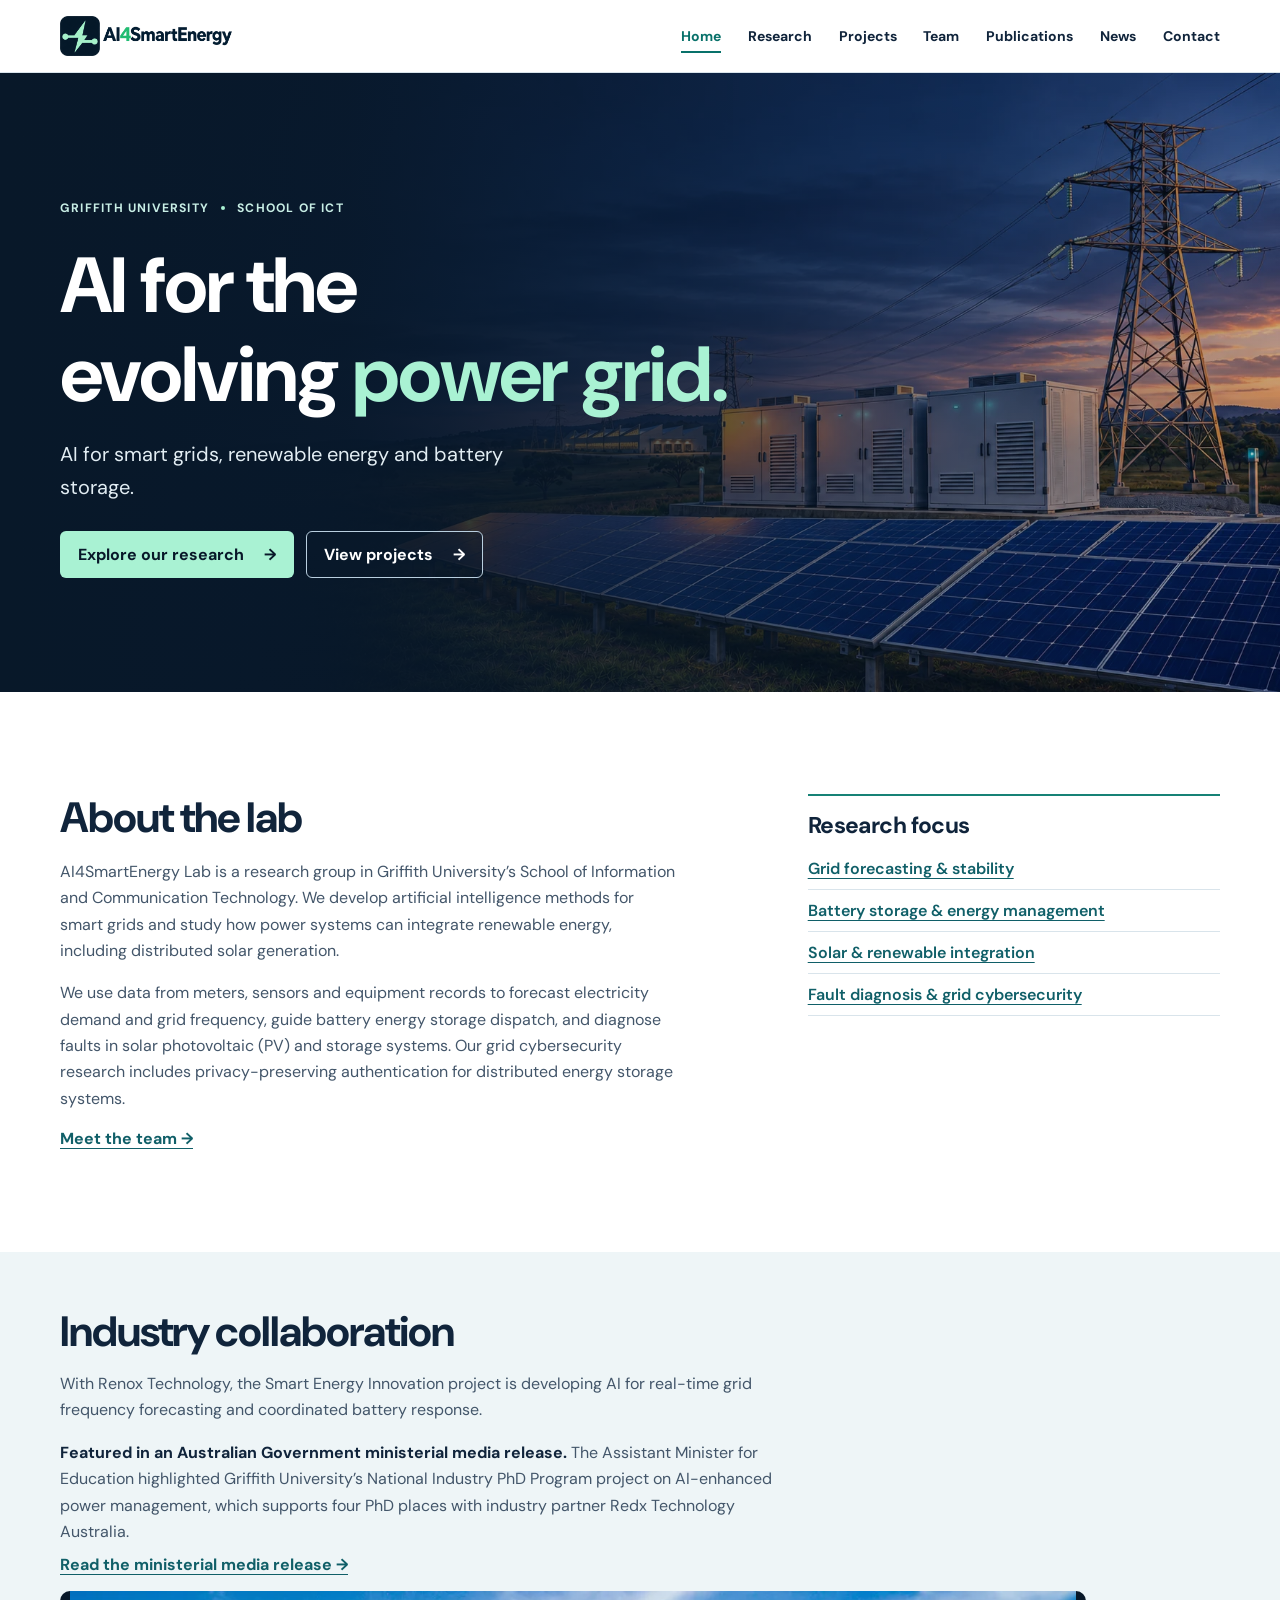
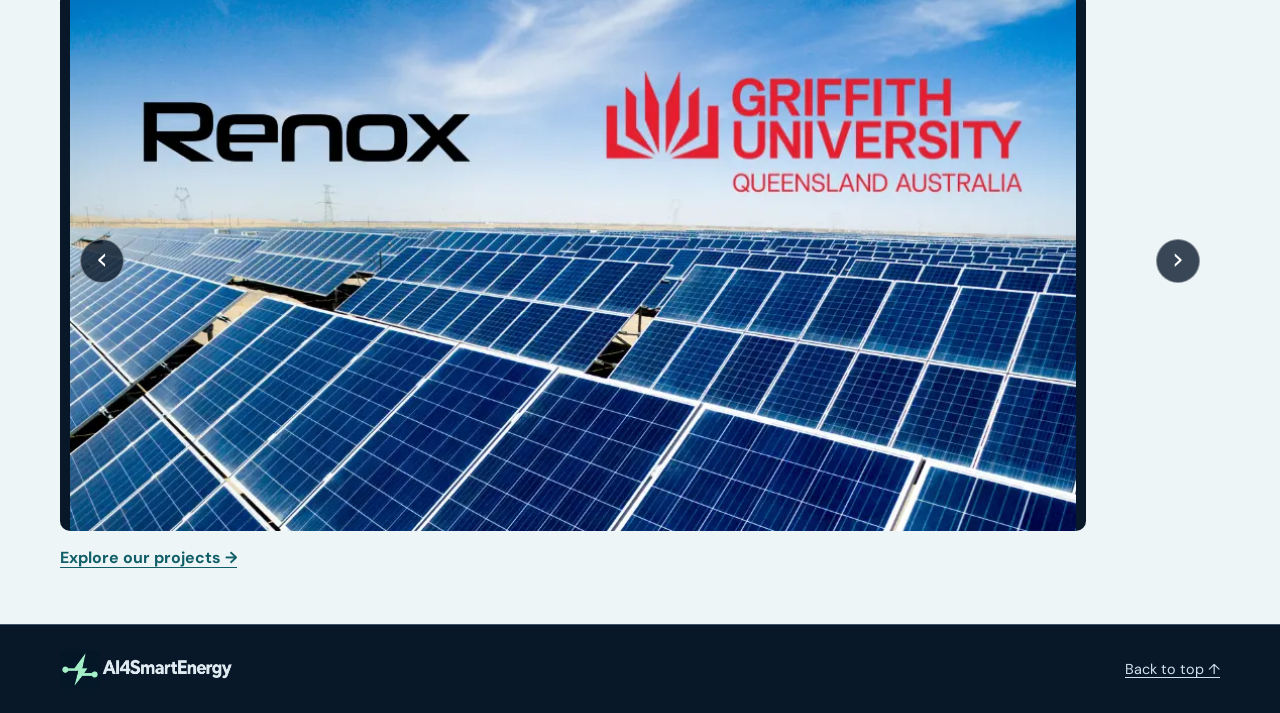
<file: index.html>
<!doctype html>
<html lang="en-AU">
<head>
  <meta charset="utf-8">
  <meta name="viewport" content="width=device-width, initial-scale=1">
  <meta name="description" content="AI4SmartEnergy Lab at Griffith University researches AI for smart grids, electricity demand and grid frequency forecasting, battery storage and grid cybersecurity.">
  <title>AI4SmartEnergy Lab | AI for Smart Grids | Griffith University</title>
  <link rel="preconnect" href="https://fonts.googleapis.com">
  <link rel="preconnect" href="https://fonts.gstatic.com" crossorigin>
  <link href="https://fonts.googleapis.com/css2?family=DM+Sans:wght@400;500;600;700&display=swap" rel="stylesheet">
  <link rel="stylesheet" href="styles.css">
  <script src="site.js" defer></script>
  <script src="collaboration.js" defer></script>
</head>
<body id="top">
<a class="skip" href="#main">Skip to content</a>
<header class="site-header">
  <div class="wrap header-inner">
    <a class="brand" href="index.html"><img src="assets/ai4smartgrids-logo.webp" width="840" height="152" alt="AI4SmartEnergy Lab"></a>
    <button class="menu" type="button" aria-controls="navigation" aria-expanded="false">Menu</button>
    <nav id="navigation" aria-label="Main navigation">
      <a href="index.html" aria-current="page">Home</a>
      <a href="research.html">Research</a>
      <a href="projects.html">Projects</a>
      <a href="team.html">Team</a>
      <a href="publications.html">Publications</a>
      <a href="news.html">News</a>
      <a href="contact.html">Contact</a>
    </nav>
  </div>
</header>
<main id="main" class="home-page" tabindex="-1">
  <section id="home" class="hero" aria-labelledby="hero-title">
    <div class="wrap hero-inner">
      <p class="institution">Griffith University <span></span> School of ICT</p>
      <h1 id="hero-title">AI for the<br> evolving <em>power grid.</em></h1>
      <p class="intro">AI for smart grids, renewable energy and battery storage.</p>
      <div class="actions"><a class="button" href="research.html">Explore our research <span aria-hidden="true">→</span></a><a class="button outline" href="projects.html">View projects <span aria-hidden="true">→</span></a></div>
    </div>
  </section>

  <section class="wrap section home-about" aria-labelledby="home-about-title">
    <div>
      <h2 id="home-about-title">About the lab</h2>
      <p>AI4SmartEnergy Lab is a research group in Griffith University’s School of Information and Communication Technology. We develop artificial intelligence methods for smart grids and study how power systems can integrate renewable energy, including distributed solar generation.</p>
      <p>We use data from meters, sensors and equipment records to forecast electricity demand and grid frequency, guide battery energy storage dispatch, and diagnose faults in solar photovoltaic (PV) and storage systems. Our grid cybersecurity research includes privacy-preserving authentication for distributed energy storage systems.</p>
      <a class="text-link" href="team.html">Meet the team <span aria-hidden="true">→</span></a>
    </div>
    <div class="home-focus">
      <h3>Research focus</h3>
      <ul>
        <li><a href="research.html#grid-forecasting">Grid forecasting &amp; stability</a></li>
        <li><a href="research.html#battery-storage">Battery storage &amp; energy management</a></li>
        <li><a href="research.html#renewable-integration">Solar &amp; renewable integration</a></li>
        <li><a href="research.html#grid-security">Fault diagnosis &amp; grid cybersecurity</a></li>
      </ul>
    </div>
  </section>

  <section class="home-industry" aria-labelledby="home-industry-title">
    <div class="wrap home-industry-inner">
      <div>
        <h2 id="home-industry-title">Industry collaboration</h2>
        <p>With Renox Technology, the Smart Energy Innovation project is developing AI for real-time grid frequency forecasting and coordinated battery response.</p>
        <p class="home-ministerial"><strong>Featured in an Australian Government ministerial media release.</strong> The Assistant Minister for Education highlighted Griffith University’s National Industry PhD Program project on AI-enhanced power management, which supports four PhD places with industry partner Redx Technology Australia.</p>
        <a class="text-link" href="https://ministers.education.gov.au/chisholm/new-round-phd-grants-aims-tackle-some-australias-biggest-challenges">Read the ministerial media release <span aria-hidden="true">→</span></a>
      </div>
      <div class="collaboration-gallery" role="group" aria-label="Industry collaboration photos">
        <div class="collaboration-slides" id="collaboration-slides">
          <img src="assets/collaboration/solar-partnership.webp" alt="Renox and Griffith University logos above a solar farm" width="997" height="535" loading="lazy">
          <img src="assets/collaboration/team-visit.png" alt="The Griffith and Renox team outside the Smart Energy Innovation Lab" width="802" height="410" loading="lazy" hidden>
          <img src="assets/collaboration/lab-work.webp" alt="Researchers and engineers working with battery cabinets and electrical equipment" width="1499" height="791" loading="lazy" hidden>
        </div>
        <div class="collaboration-controls" hidden>
          <button type="button" data-previous aria-label="Previous photo" aria-controls="collaboration-slides">‹</button>
          <button type="button" data-next aria-label="Next photo" aria-controls="collaboration-slides">›</button>
        </div>
      </div>
      <a class="text-link" href="projects.html">Explore our projects <span aria-hidden="true">→</span></a>
    </div>
  </section>
</main>
<footer><div class="wrap footer-inner"><a class="footer-brand" href="index.html"><img src="assets/ai4smartgrids-logo.webp" width="840" height="152" alt="AI4SmartEnergy Lab"></a><a href="#top">Back to top ↑</a></div></footer>
</body>
</html>
</file>
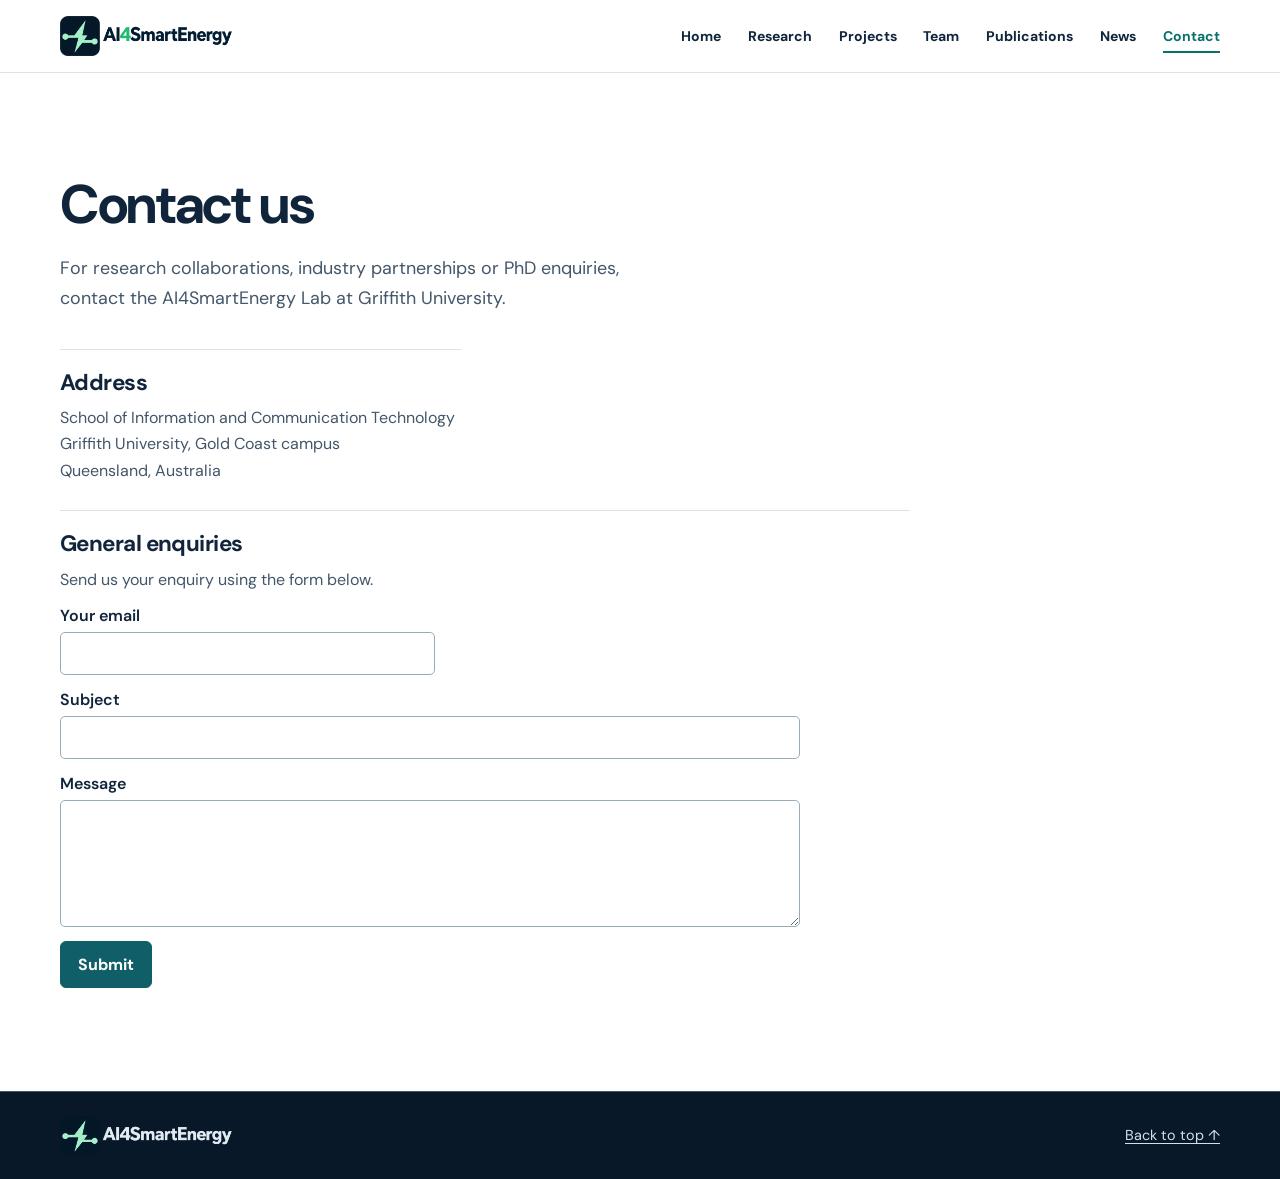
<file: contact.html>
<!doctype html>
<html lang="en-AU">
<head>
  <meta charset="utf-8">
  <meta name="viewport" content="width=device-width, initial-scale=1">
  <meta name="description" content="AI4SmartEnergy Lab at Griffith University develops AI methods for smart grids, renewable energy and battery storage.">
  <title>Contact | AI4SmartEnergy Lab</title>
  <link rel="preconnect" href="https://fonts.googleapis.com">
  <link rel="preconnect" href="https://fonts.gstatic.com" crossorigin>
  <link href="https://fonts.googleapis.com/css2?family=DM+Sans:wght@400;500;600;700&display=swap" rel="stylesheet">
  <link rel="stylesheet" href="styles.css">
  <script src="site.js" defer></script>
</head>
<body id="top">
<a class="skip" href="#main">Skip to content</a>
<header class="site-header">
  <div class="wrap header-inner">
    <a class="brand" href="index.html"><img src="assets/ai4smartgrids-logo.webp" width="840" height="152" alt="AI4SmartEnergy Lab"></a>
    <button class="menu" type="button" aria-controls="navigation" aria-expanded="false">Menu</button>
    <nav id="navigation" aria-label="Main navigation">
      <a href="index.html">Home</a>
      <a href="research.html">Research</a>
      <a href="projects.html">Projects</a>
      <a href="team.html">Team</a>
      <a href="publications.html">Publications</a>
      <a href="news.html">News</a>
      <a href="contact.html" aria-current="page">Contact</a>
    </nav>
  </div>
</header>
<main id="main" class="inner-page" tabindex="-1">
  <section id="contact" class="section wrap contact-page" aria-labelledby="contact-title">
    <h1 id="contact-title">Contact us</h1>
    <p class="section-intro">For research collaborations, industry partnerships or PhD enquiries, contact the AI4SmartEnergy Lab at Griffith University.</p>

    <div class="contact-details">
      <section aria-labelledby="contact-address">
        <h2 id="contact-address">Address</h2>
        <address>
          School of Information and Communication Technology<br>
          Griffith University, Gold Coast campus<br>
          Queensland, Australia
        </address>
      </section>

      <section aria-labelledby="contact-enquiries">
        <h2 id="contact-enquiries">General enquiries</h2>
        <p>Send us your enquiry using the form below.</p>
        <form class="contact-form" action="https://formspree.io/f/xpwdpnzp" method="post">
          <label>Your email
            <input type="email" name="email" autocomplete="email" required>
          </label>
          <label>Subject
            <input type="text" name="subject" required>
          </label>
          <label>Message
            <textarea name="message" rows="5" required></textarea>
          </label>
          <button class="button" type="submit">Submit</button>
        </form>
      </section>
    </div>
  </section>
</main>
<footer><div class="wrap footer-inner"><a class="footer-brand" href="index.html"><img src="assets/ai4smartgrids-logo.webp" width="840" height="152" alt="AI4SmartEnergy Lab"></a><a href="#top">Back to top ↑</a></div></footer>
</body>
</html>
</file>
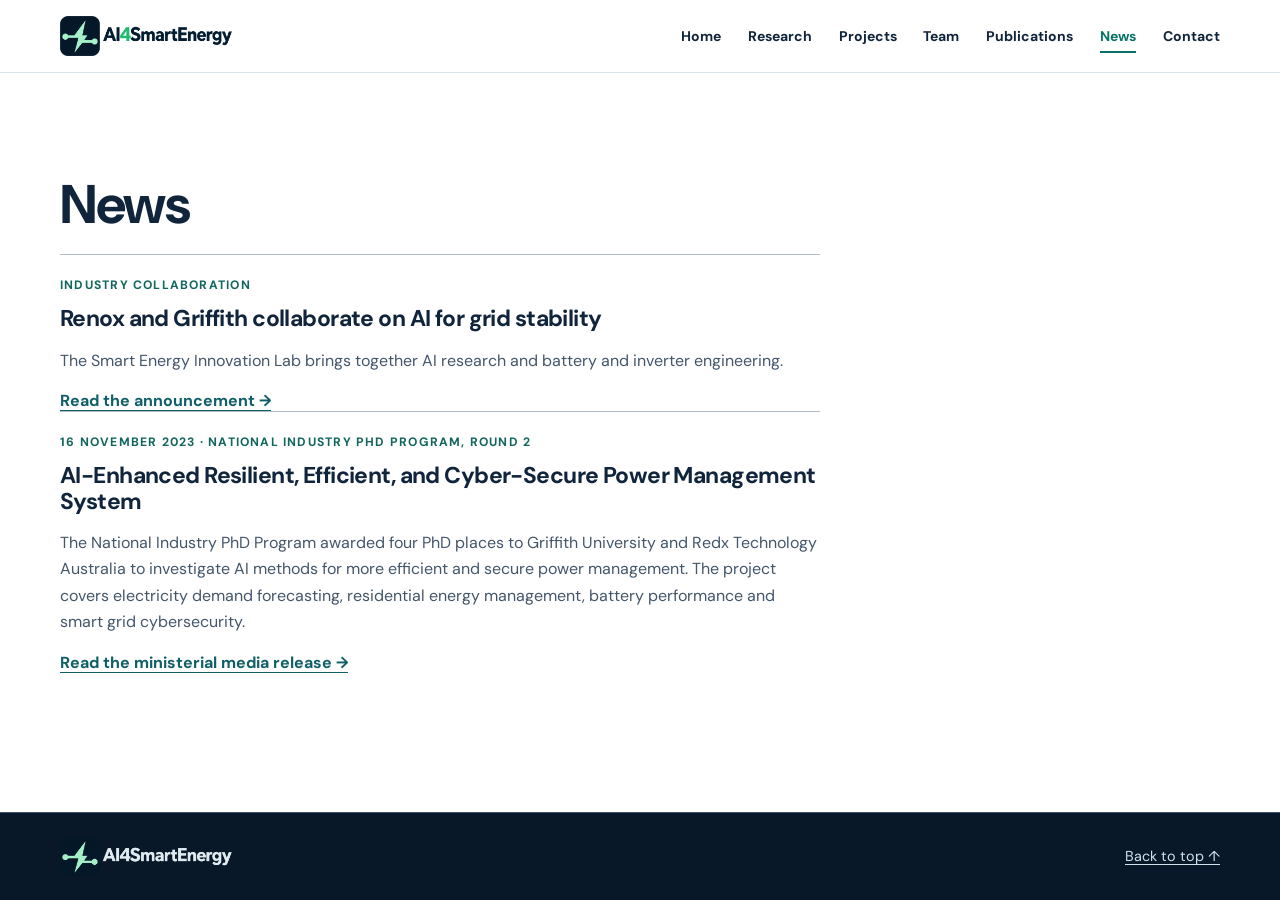
<file: news.html>
<!doctype html>
<html lang="en-AU">
<head>
  <meta charset="utf-8">
  <meta name="viewport" content="width=device-width, initial-scale=1">
  <meta name="description" content="AI4SmartEnergy Lab at Griffith University develops AI methods for smart grids, renewable energy and battery storage.">
  <title>News | AI4SmartEnergy Lab</title>
  <link rel="preconnect" href="https://fonts.googleapis.com">
  <link rel="preconnect" href="https://fonts.gstatic.com" crossorigin>
  <link href="https://fonts.googleapis.com/css2?family=DM+Sans:wght@400;500;600;700&display=swap" rel="stylesheet">
  <link rel="stylesheet" href="styles.css">
  <script src="site.js" defer></script>
</head>
<body id="top">
<a class="skip" href="#main">Skip to content</a>
<header class="site-header">
  <div class="wrap header-inner">
    <a class="brand" href="index.html"><img src="assets/ai4smartgrids-logo.webp" width="840" height="152" alt="AI4SmartEnergy Lab"></a>
    <button class="menu" type="button" aria-controls="navigation" aria-expanded="false">Menu</button>
    <nav id="navigation" aria-label="Main navigation">
      <a href="index.html">Home</a>
      <a href="research.html">Research</a>
      <a href="projects.html">Projects</a>
      <a href="team.html">Team</a>
      <a href="publications.html">Publications</a>
      <a href="news.html" aria-current="page">News</a>
      <a href="contact.html">Contact</a>
    </nav>
  </div>
</header>
<main id="main" class="inner-page" tabindex="-1">
  <section id="news" class="section wrap" aria-labelledby="news-title">
        <h1 id="news-title">News</h1>
        <article class="entry"><p class="kicker">Industry collaboration</p><h3>Renox and Griffith collaborate on AI for grid stability</h3><p>The Smart Energy Innovation Lab brings together AI research and battery and inverter engineering.</p><a class="text-link" href="https://renox.tech/smartenergyinnovationlab/">Read the announcement <span aria-hidden="true">→</span></a></article>
        <article class="entry">
          <p class="kicker"><time datetime="2023-11-16">16 November 2023</time> · National Industry PhD Program, Round 2</p>
          <h3>AI-Enhanced Resilient, Efficient, and Cyber-Secure Power Management System</h3>
          <p>The National Industry PhD Program awarded four PhD places to Griffith University and Redx Technology Australia to investigate AI methods for more efficient and secure power management. The project covers electricity demand forecasting, residential energy management, battery performance and smart grid cybersecurity.</p>
          <a class="text-link" href="https://ministers.education.gov.au/chisholm/new-round-phd-grants-aims-tackle-some-australias-biggest-challenges">Read the ministerial media release <span aria-hidden="true">→</span></a>
        </article>
      </section>
</main>
<footer><div class="wrap footer-inner"><a class="footer-brand" href="index.html"><img src="assets/ai4smartgrids-logo.webp" width="840" height="152" alt="AI4SmartEnergy Lab"></a><a href="#top">Back to top ↑</a></div></footer>
</body>
</html>
</file>
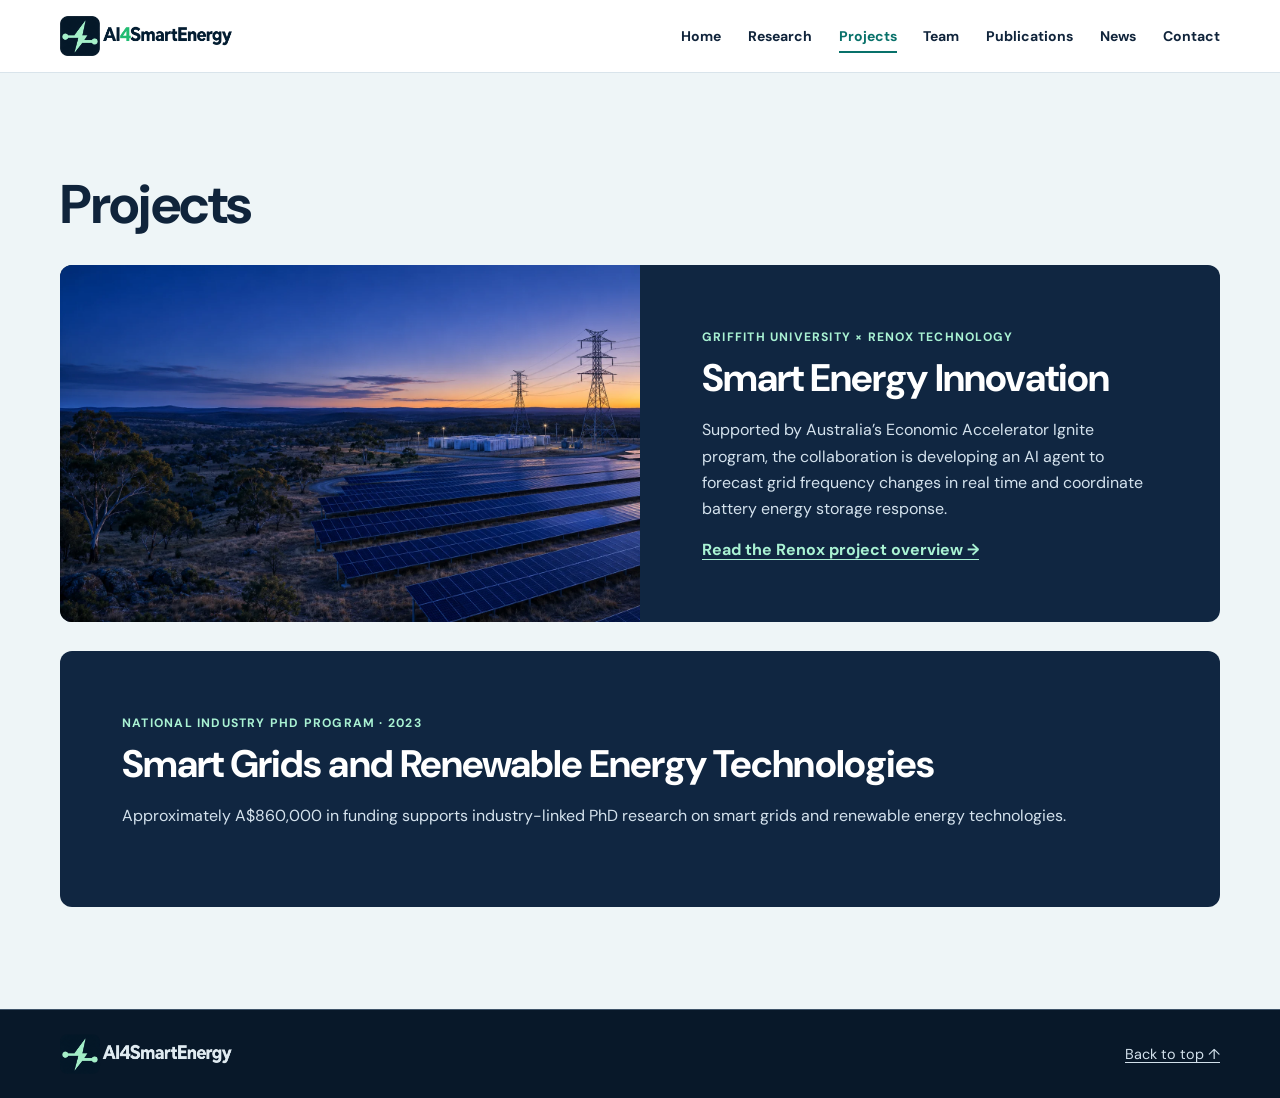
<file: projects.html>
<!doctype html>
<html lang="en-AU">
<head>
  <meta charset="utf-8">
  <meta name="viewport" content="width=device-width, initial-scale=1">
  <meta name="description" content="AI4SmartEnergy Lab at Griffith University develops AI methods for smart grids, renewable energy and battery storage.">
  <title>Projects | AI4SmartEnergy Lab</title>
  <link rel="preconnect" href="https://fonts.googleapis.com">
  <link rel="preconnect" href="https://fonts.gstatic.com" crossorigin>
  <link href="https://fonts.googleapis.com/css2?family=DM+Sans:wght@400;500;600;700&display=swap" rel="stylesheet">
  <link rel="stylesheet" href="styles.css">
  <script src="site.js" defer></script>
</head>
<body id="top">
<a class="skip" href="#main">Skip to content</a>
<header class="site-header">
  <div class="wrap header-inner">
    <a class="brand" href="index.html"><img src="assets/ai4smartgrids-logo.webp" width="840" height="152" alt="AI4SmartEnergy Lab"></a>
    <button class="menu" type="button" aria-controls="navigation" aria-expanded="false">Menu</button>
    <nav id="navigation" aria-label="Main navigation">
      <a href="index.html">Home</a>
      <a href="research.html">Research</a>
      <a href="projects.html" aria-current="page">Projects</a>
      <a href="team.html">Team</a>
      <a href="publications.html">Publications</a>
      <a href="news.html">News</a>
      <a href="contact.html">Contact</a>
    </nav>
  </div>
</header>
<main id="main" class="inner-page" tabindex="-1">
  <section id="projects" class="section project-section" aria-labelledby="project-title">
    <div class="wrap">
      <h1 id="project-title">Projects</h1>
      <article class="project">
        <div class="project-image" role="img" aria-label="Illustrative aerial view of solar panels and transmission infrastructure"></div>
        <div class="project-content">
          <p class="kicker">Griffith University × Renox Technology</p>
          <h3>Smart Energy Innovation</h3>
          <p>Supported by Australia’s Economic Accelerator Ignite program, the collaboration is developing an AI agent to forecast grid frequency changes in real time and coordinate battery energy storage response.</p>
          <a class="text-link" href="https://renox.tech/smartenergyinnovationlab/">Read the Renox project overview <span aria-hidden="true">→</span></a>
        </div>
      </article>
      <article class="project project-funding">
        <div class="project-content">
          <p class="kicker">National Industry PhD Program · 2023</p>
          <h3>Smart Grids and Renewable Energy Technologies</h3>
          <p>Approximately A$860,000 in funding supports industry-linked PhD research on smart grids and renewable energy technologies.</p>
        </div>
      </article>
    </div>
  </section>
</main>
<footer><div class="wrap footer-inner"><a class="footer-brand" href="index.html"><img src="assets/ai4smartgrids-logo.webp" width="840" height="152" alt="AI4SmartEnergy Lab"></a><a href="#top">Back to top ↑</a></div></footer>
</body>
</html>
</file>
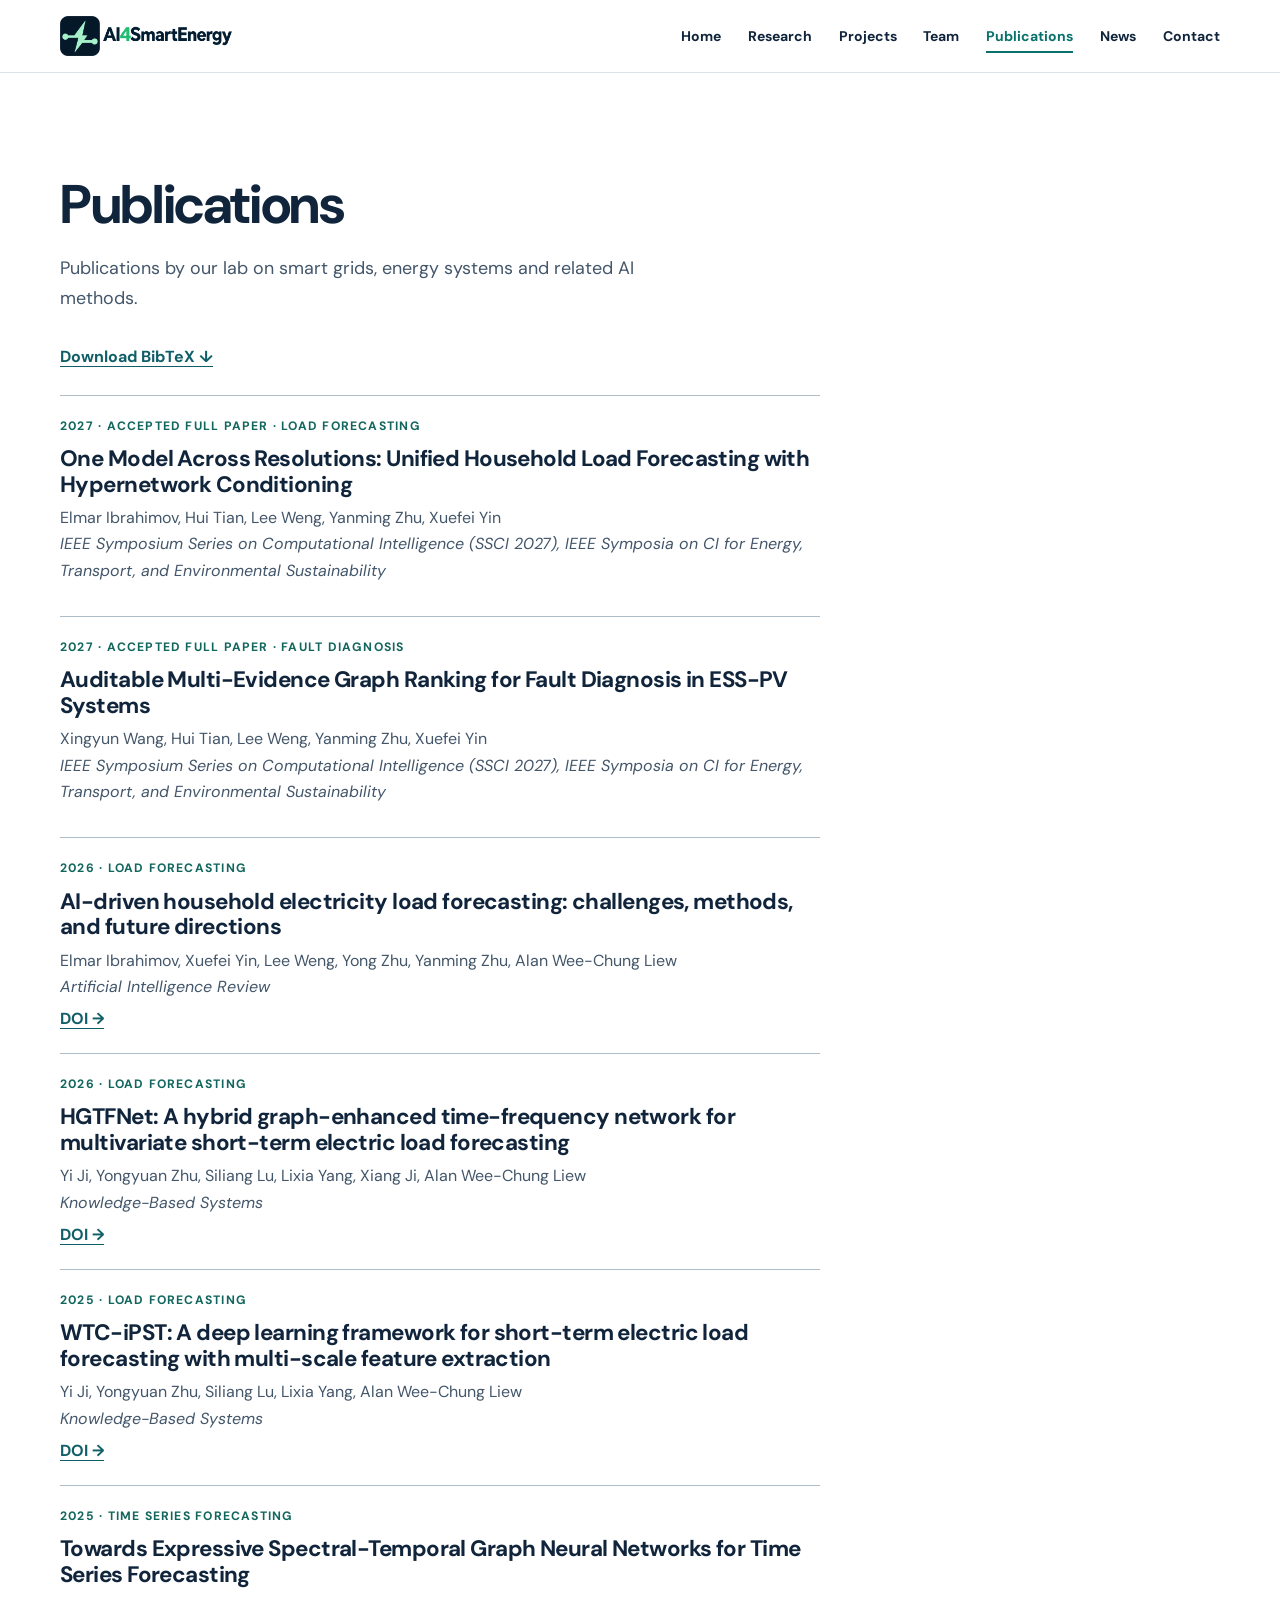
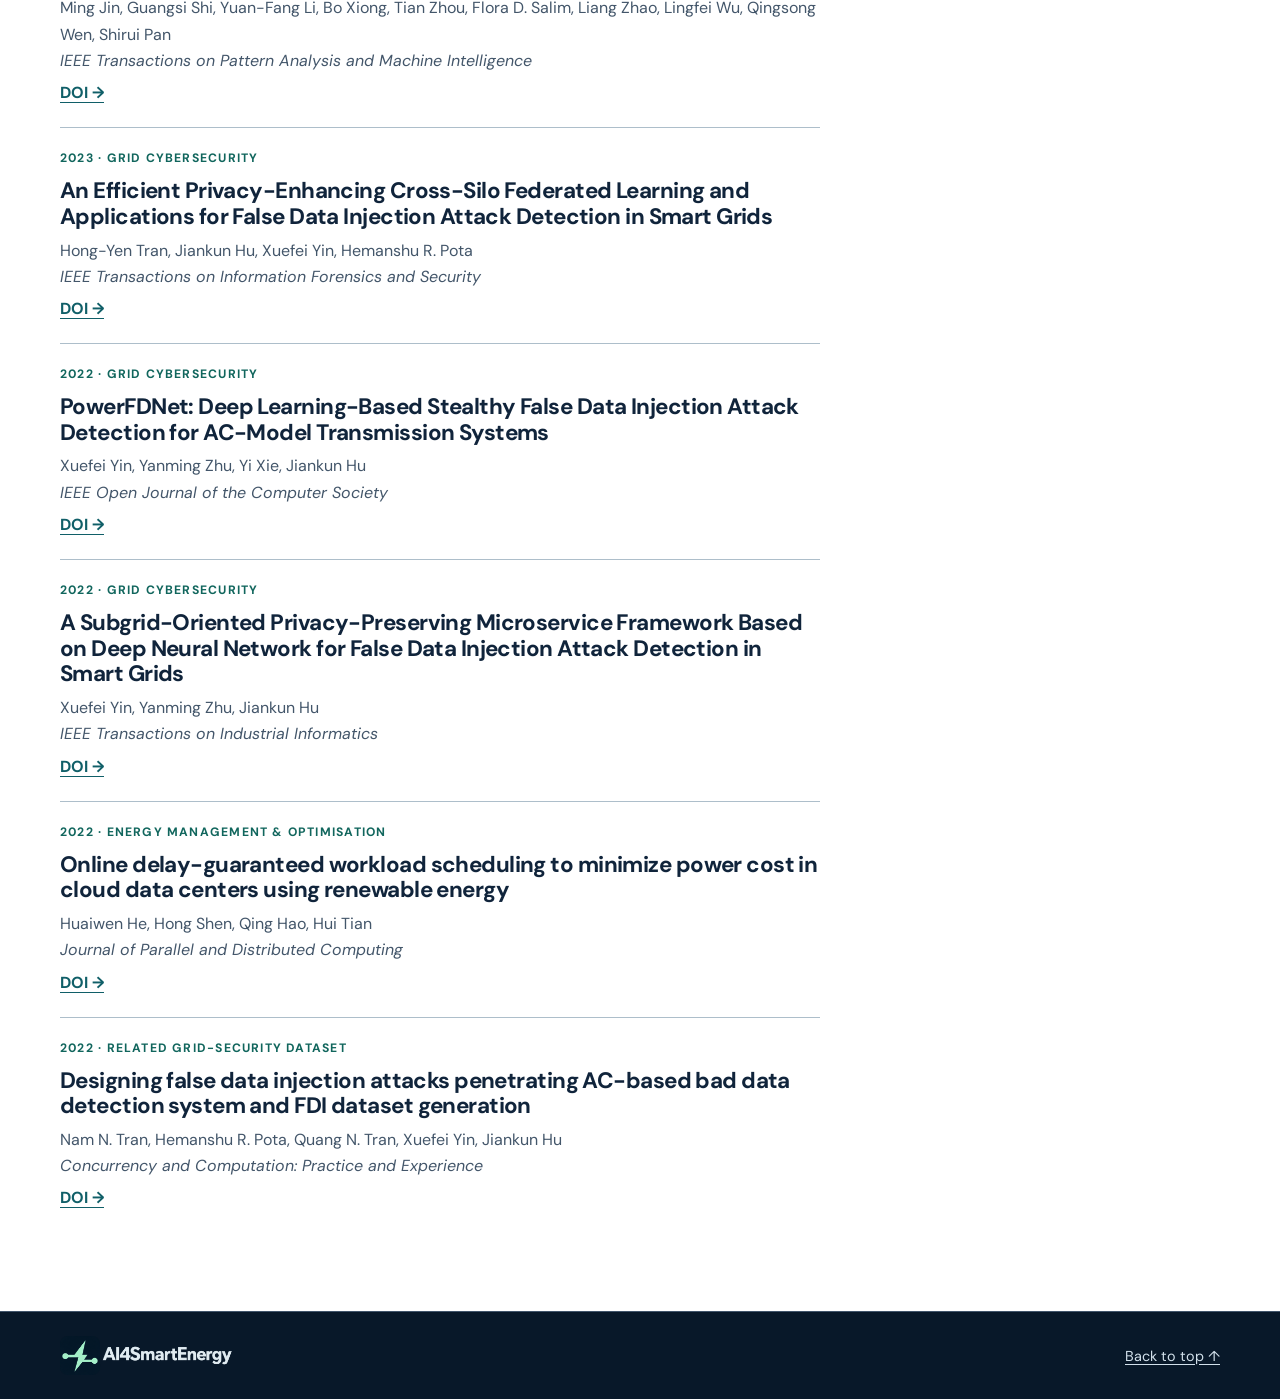
<file: publications.html>
<!doctype html>
<html lang="en-AU">
<head>
  <meta charset="utf-8">
  <meta name="viewport" content="width=device-width, initial-scale=1">
  <meta name="description" content="AI4SmartEnergy Lab at Griffith University develops AI methods for smart grids, renewable energy and battery storage.">
  <title>Publications | AI4SmartEnergy Lab</title>
  <link rel="preconnect" href="https://fonts.googleapis.com">
  <link rel="preconnect" href="https://fonts.gstatic.com" crossorigin>
  <link href="https://fonts.googleapis.com/css2?family=DM+Sans:wght@400;500;600;700&display=swap" rel="stylesheet">
  <link rel="stylesheet" href="styles.css">
  <script src="site.js" defer></script>
</head>
<body id="top">
<a class="skip" href="#main">Skip to content</a>
<header class="site-header">
  <div class="wrap header-inner">
    <a class="brand" href="index.html"><img src="assets/ai4smartgrids-logo.webp" width="840" height="152" alt="AI4SmartEnergy Lab"></a>
    <button class="menu" type="button" aria-controls="navigation" aria-expanded="false">Menu</button>
    <nav id="navigation" aria-label="Main navigation">
      <a href="index.html">Home</a>
      <a href="research.html">Research</a>
      <a href="projects.html">Projects</a>
      <a href="team.html">Team</a>
      <a href="publications.html" aria-current="page">Publications</a>
      <a href="news.html">News</a>
      <a href="contact.html">Contact</a>
    </nav>
  </div>
</header>
<main id="main" class="inner-page" tabindex="-1">
  <section id="publications" class="section wrap" aria-labelledby="pub-title">
    <h1 id="pub-title">Publications</h1>
    <p class="section-intro">Publications by our lab on smart grids, energy systems and related AI methods.</p>
    <p class="publication-download"><a class="text-link" href="publications.bib" download>Download BibTeX ↓</a></p>
    <div id="publications-bibbase">
      <script src="publications.js"></script>
    </div>
    <div class="publication-list" aria-label="Publication list">
      <article class="entry">
        <p class="kicker">2027 · Accepted full paper · Load forecasting</p>
        <h2>One Model Across Resolutions: Unified Household Load Forecasting with Hypernetwork Conditioning</h2>
        <p>Elmar Ibrahimov, Hui Tian, Lee Weng, Yanming Zhu, Xuefei Yin<br><em>IEEE Symposium Series on Computational Intelligence (SSCI 2027), IEEE Symposia on CI for Energy, Transport, and Environmental Sustainability</em></p>
      </article>
      <article class="entry">
        <p class="kicker">2027 · Accepted full paper · Fault diagnosis</p>
        <h2>Auditable Multi-Evidence Graph Ranking for Fault Diagnosis in ESS-PV Systems</h2>
        <p>Xingyun Wang, Hui Tian, Lee Weng, Yanming Zhu, Xuefei Yin<br><em>IEEE Symposium Series on Computational Intelligence (SSCI 2027), IEEE Symposia on CI for Energy, Transport, and Environmental Sustainability</em></p>
      </article>
      <article class="entry">
        <p class="kicker">2026 · Load forecasting</p>
        <h2>AI-driven household electricity load forecasting: challenges, methods, and future directions</h2>
        <p>Elmar Ibrahimov, Xuefei Yin, Lee Weng, Yong Zhu, Yanming Zhu, Alan Wee-Chung Liew<br><em>Artificial Intelligence Review</em></p>
        <a class="text-link" href="https://doi.org/10.1007/s10462-026-11583-w">DOI →</a>
      </article>
      <article class="entry">
        <p class="kicker">2026 · Load forecasting</p>
        <h2>HGTFNet: A hybrid graph-enhanced time-frequency network for multivariate short-term electric load forecasting</h2>
        <p>Yi Ji, Yongyuan Zhu, Siliang Lu, Lixia Yang, Xiang Ji, Alan Wee-Chung Liew<br><em>Knowledge-Based Systems</em></p>
        <a class="text-link" href="https://doi.org/10.1016/j.knosys.2026.116843">DOI →</a>
      </article>
      <article class="entry">
        <p class="kicker">2025 · Load forecasting</p>
        <h2>WTC-iPST: A deep learning framework for short-term electric load forecasting with multi-scale feature extraction</h2>
        <p>Yi Ji, Yongyuan Zhu, Siliang Lu, Lixia Yang, Alan Wee-Chung Liew<br><em>Knowledge-Based Systems</em></p>
        <a class="text-link" href="https://doi.org/10.1016/j.knosys.2025.113907">DOI →</a>
      </article>
      <article class="entry">
        <p class="kicker">2025 · Time series forecasting</p>
        <h2>Towards Expressive Spectral-Temporal Graph Neural Networks for Time Series Forecasting</h2>
        <p>Ming Jin, Guangsi Shi, Yuan-Fang Li, Bo Xiong, Tian Zhou, Flora D. Salim, Liang Zhao, Lingfei Wu, Qingsong Wen, Shirui Pan<br><em>IEEE Transactions on Pattern Analysis and Machine Intelligence</em></p>
        <a class="text-link" href="https://doi.org/10.1109/TPAMI.2025.3545671">DOI →</a>
      </article>
      <article class="entry">
        <p class="kicker">2023 · Grid cybersecurity</p>
        <h2>An Efficient Privacy-Enhancing Cross-Silo Federated Learning and Applications for False Data Injection Attack Detection in Smart Grids</h2>
        <p>Hong-Yen Tran, Jiankun Hu, Xuefei Yin, Hemanshu R. Pota<br><em>IEEE Transactions on Information Forensics and Security</em></p>
        <a class="text-link" href="https://doi.org/10.1109/TIFS.2023.3267892">DOI →</a>
      </article>
      <article class="entry">
        <p class="kicker">2022 · Grid cybersecurity</p>
        <h2>PowerFDNet: Deep Learning-Based Stealthy False Data Injection Attack Detection for AC-Model Transmission Systems</h2>
        <p>Xuefei Yin, Yanming Zhu, Yi Xie, Jiankun Hu<br><em>IEEE Open Journal of the Computer Society</em></p>
        <a class="text-link" href="https://doi.org/10.1109/OJCS.2022.3199755">DOI →</a>
      </article>
      <article class="entry">
        <p class="kicker">2022 · Grid cybersecurity</p>
        <h2>A Subgrid-Oriented Privacy-Preserving Microservice Framework Based on Deep Neural Network for False Data Injection Attack Detection in Smart Grids</h2>
        <p>Xuefei Yin, Yanming Zhu, Jiankun Hu<br><em>IEEE Transactions on Industrial Informatics</em></p>
        <a class="text-link" href="https://doi.org/10.1109/TII.2021.3102332">DOI →</a>
      </article>
      <article class="entry">
        <p class="kicker">2022 · Energy Management &amp; Optimisation</p>
        <h2>Online delay-guaranteed workload scheduling to minimize power cost in cloud data centers using renewable energy</h2>
        <p>Huaiwen He, Hong Shen, Qing Hao, Hui Tian<br><em>Journal of Parallel and Distributed Computing</em></p>
        <a class="text-link" href="https://doi.org/10.1016/j.jpdc.2021.09.002">DOI →</a>
      </article>
      <article class="entry">
        <p class="kicker">2022 · Related grid-security dataset</p>
        <h2>Designing false data injection attacks penetrating AC-based bad data detection system and FDI dataset generation</h2>
        <p>Nam N. Tran, Hemanshu R. Pota, Quang N. Tran, Xuefei Yin, Jiankun Hu<br><em>Concurrency and Computation: Practice and Experience</em></p>
        <a class="text-link" href="https://doi.org/10.1002/cpe.5956">DOI →</a>
      </article>
    </div>
  </section>
</main>
<footer><div class="wrap footer-inner"><a class="footer-brand" href="index.html"><img src="assets/ai4smartgrids-logo.webp" width="840" height="152" alt="AI4SmartEnergy Lab"></a><a href="#top">Back to top ↑</a></div></footer>
</body>
</html>
</file>
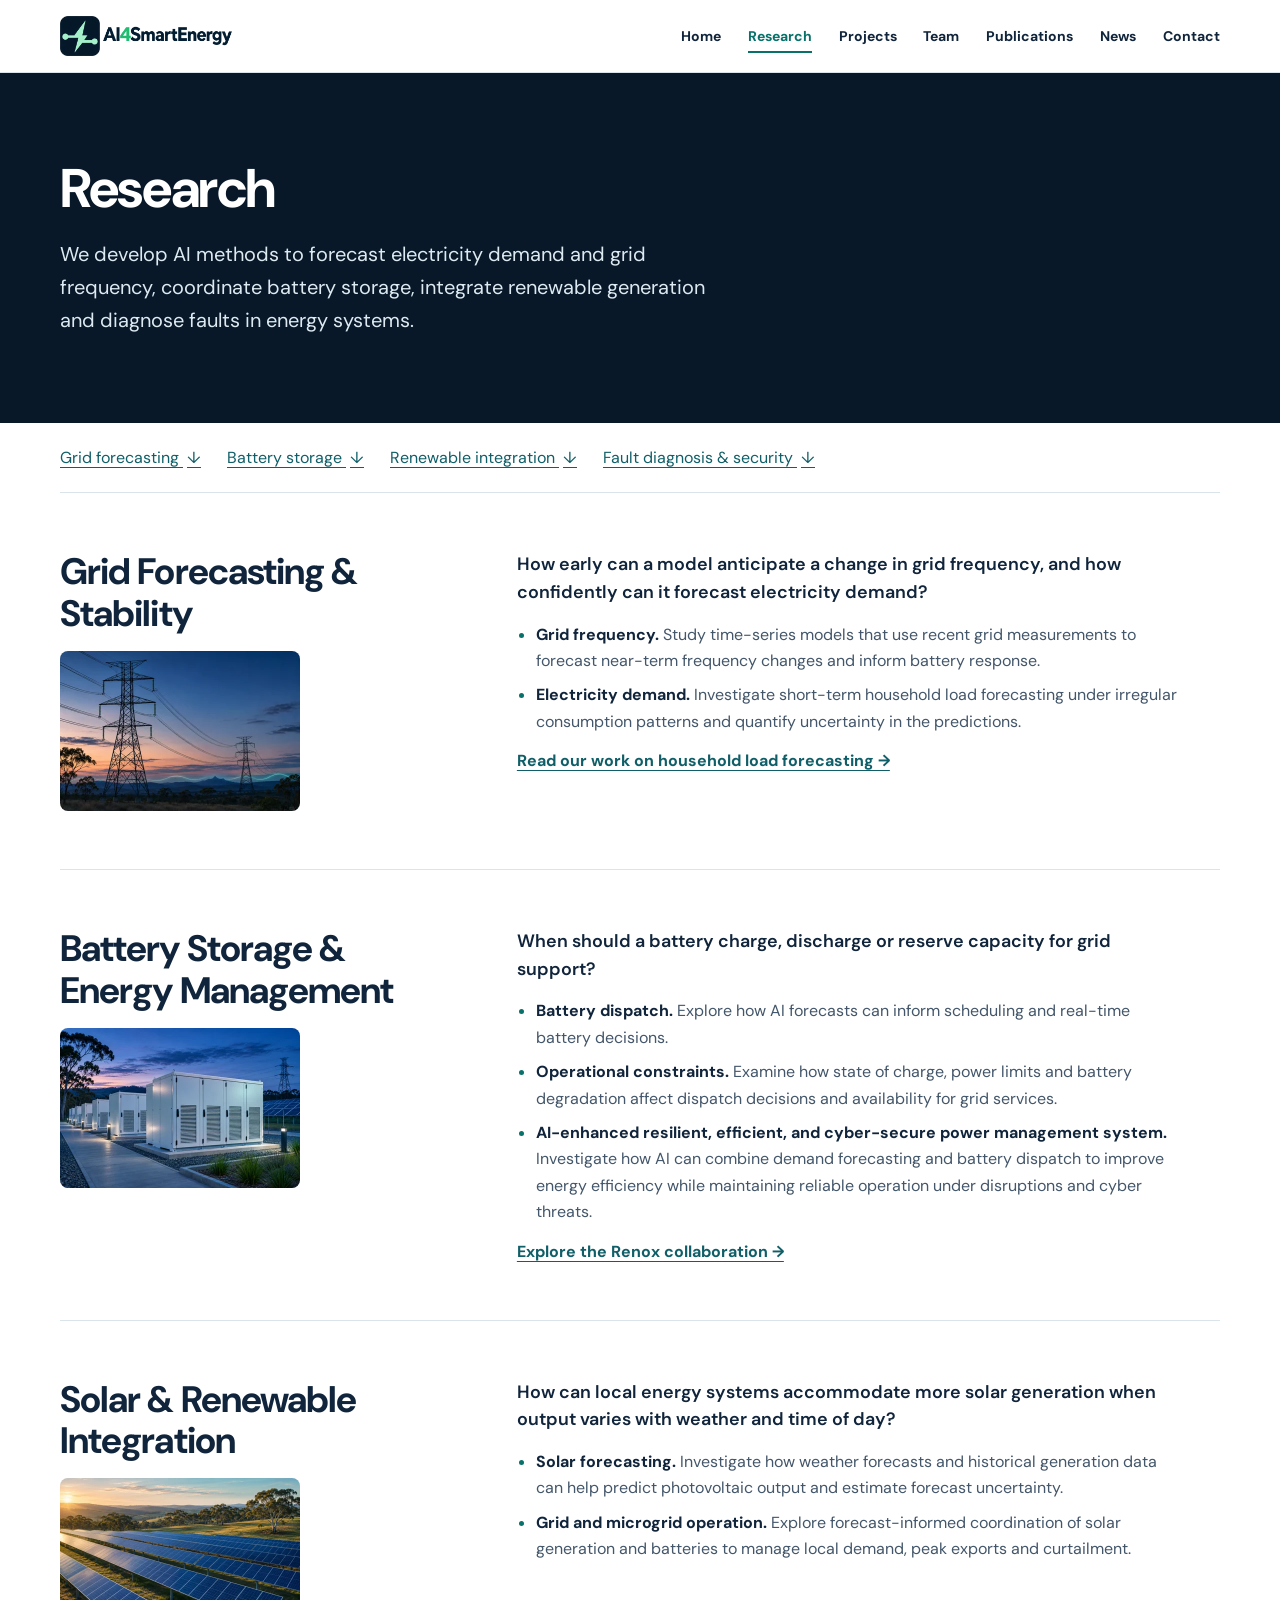
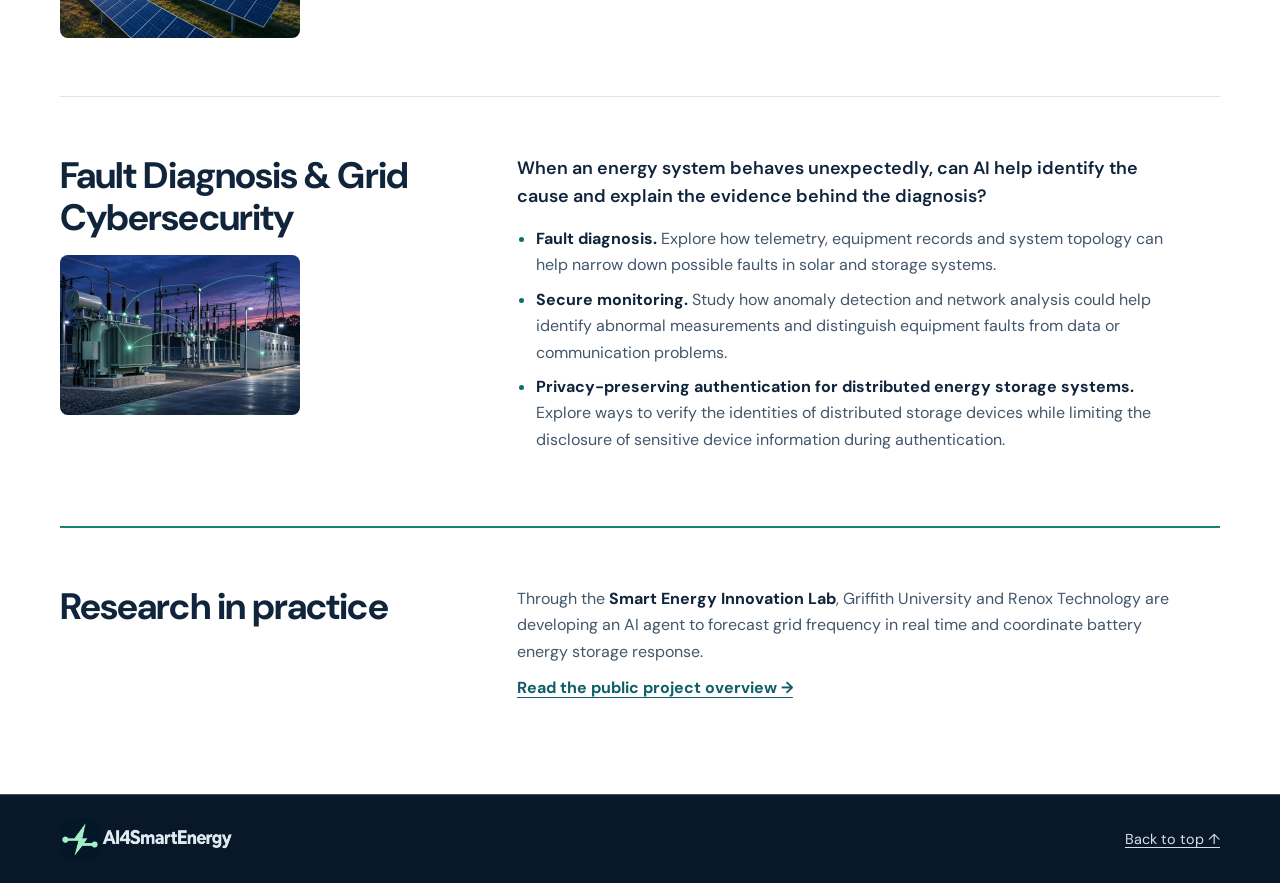
<file: research.html>
<!doctype html>
<html lang="en-AU">
<head>
  <meta charset="utf-8">
  <meta name="viewport" content="width=device-width, initial-scale=1">
  <meta name="description" content="AI4SmartEnergy Lab at Griffith University develops AI methods for smart grids, renewable energy and battery storage.">
  <title>Research | AI4SmartEnergy Lab</title>
  <link rel="preconnect" href="https://fonts.googleapis.com">
  <link rel="preconnect" href="https://fonts.gstatic.com" crossorigin>
  <link href="https://fonts.googleapis.com/css2?family=DM+Sans:wght@400;500;600;700&display=swap" rel="stylesheet">
  <link rel="stylesheet" href="styles.css">
  <script src="site.js" defer></script>
</head>
<body id="top">
<a class="skip" href="#main">Skip to content</a>
<header class="site-header">
  <div class="wrap header-inner">
    <a class="brand" href="index.html"><img src="assets/ai4smartgrids-logo.webp" width="840" height="152" alt="AI4SmartEnergy Lab"></a>
    <button class="menu" type="button" aria-controls="navigation" aria-expanded="false">Menu</button>
    <nav id="navigation" aria-label="Main navigation">
      <a href="index.html">Home</a>
      <a href="research.html" aria-current="page">Research</a>
      <a href="projects.html">Projects</a>
      <a href="team.html">Team</a>
      <a href="publications.html">Publications</a>
      <a href="news.html">News</a>
      <a href="contact.html">Contact</a>
    </nav>
  </div>
</header>
<main id="main" class="inner-page" tabindex="-1">
  <section class="research-heading" aria-labelledby="research-title">
    <div class="wrap">
      <h1 id="research-title">Research</h1>
      <p>We develop AI methods to forecast electricity demand and grid frequency, coordinate battery storage, integrate renewable generation and diagnose faults in energy systems.</p>
    </div>
  </section>
  <div class="wrap research-programme">
    <nav class="research-index" aria-label="Research directions">
      <ul>
        <li><a href="#grid-forecasting">Grid forecasting <span aria-hidden="true">↓</span></a></li>
        <li><a href="#battery-storage">Battery storage <span aria-hidden="true">↓</span></a></li>
        <li><a href="#renewable-integration">Renewable integration <span aria-hidden="true">↓</span></a></li>
        <li><a href="#grid-security">Fault diagnosis &amp; security <span aria-hidden="true">↓</span></a></li>
      </ul>
    </nav>
    <div class="research-topics">
      <article id="grid-forecasting" class="research-topic" aria-labelledby="grid-forecasting-title">
        <div class="research-topic-heading">
          <h2 id="grid-forecasting-title">Grid Forecasting &amp; Stability</h2>
          <img class="research-topic-image" src="assets/research/forecast.webp" alt="High-voltage transmission towers and overhead lines at dusk" width="480" height="320" loading="lazy" decoding="async">
        </div>
        <div class="research-detail">
        <p class="research-question">How early can a model anticipate a change in grid frequency, and how confidently can it forecast electricity demand?</p>
        <ul>
          <li><strong>Grid frequency.</strong> Study time-series models that use recent grid measurements to forecast near-term frequency changes and inform battery response.</li>
          <li><strong>Electricity demand.</strong> Investigate short-term household load forecasting under irregular consumption patterns and quantify uncertainty in the predictions.</li>
        </ul>
        <a class="text-link" href="publications.html">Read our work on household load forecasting →</a>
        </div>
      </article>
      <article id="battery-storage" class="research-topic" aria-labelledby="battery-storage-title">
        <div class="research-topic-heading">
          <h2 id="battery-storage-title">Battery Storage &amp; Energy Management</h2>
          <img class="research-topic-image" src="assets/research/storage.webp" alt="Rows of utility-scale battery energy storage cabinets" width="480" height="320" loading="lazy" decoding="async">
        </div>
        <div class="research-detail">
        <p class="research-question">When should a battery charge, discharge or reserve capacity for grid support?</p>
        <ul>
          <li><strong>Battery dispatch.</strong> Explore how AI forecasts can inform scheduling and real-time battery decisions.</li>
          <li><strong>Operational constraints.</strong> Examine how state of charge, power limits and battery degradation affect dispatch decisions and availability for grid services.</li>
          <li><strong>AI-enhanced resilient, efficient, and cyber-secure power management system.</strong> Investigate how AI can combine demand forecasting and battery dispatch to improve energy efficiency while maintaining reliable operation under disruptions and cyber threats.</li>
        </ul>
        <a class="text-link" href="projects.html">Explore the Renox collaboration →</a>
        </div>
      </article>
      <article id="renewable-integration" class="research-topic" aria-labelledby="renewable-integration-title">
        <div class="research-topic-heading">
          <h2 id="renewable-integration-title">Solar &amp; Renewable Integration</h2>
          <img class="research-topic-image" src="assets/research/renewable.webp" alt="Solar photovoltaic arrays in rolling countryside" width="480" height="320" loading="lazy" decoding="async">
        </div>
        <div class="research-detail">
        <p class="research-question">How can local energy systems accommodate more solar generation when output varies with weather and time of day?</p>
        <ul>
          <li><strong>Solar forecasting.</strong> Investigate how weather forecasts and historical generation data can help predict photovoltaic output and estimate forecast uncertainty.</li>
          <li><strong>Grid and microgrid operation.</strong> Explore forecast-informed coordination of solar generation and batteries to manage local demand, peak exports and curtailment.</li>
        </ul>
        </div>
      </article>
      <article id="grid-security" class="research-topic" aria-labelledby="grid-security-title">
        <div class="research-topic-heading">
          <h2 id="grid-security-title">Fault Diagnosis &amp; Grid Cybersecurity</h2>
          <img class="research-topic-image" src="assets/research/security.webp" alt="Electricity substation with an illustrative network overlay" width="480" height="320" loading="lazy" decoding="async">
        </div>
        <div class="research-detail">
        <p class="research-question">When an energy system behaves unexpectedly, can AI help identify the cause and explain the evidence behind the diagnosis?</p>
        <ul>
          <li><strong>Fault diagnosis.</strong> Explore how telemetry, equipment records and system topology can help narrow down possible faults in solar and storage systems.</li>
          <li><strong>Secure monitoring.</strong> Study how anomaly detection and network analysis could help identify abnormal measurements and distinguish equipment faults from data or communication problems.</li>
          <li><strong>Privacy-preserving authentication for distributed energy storage systems.</strong> Explore ways to verify the identities of distributed storage devices while limiting the disclosure of sensitive device information during authentication.</li>
        </ul>
        </div>
      </article>
    </div>
    <aside class="research-topic research-partnership" aria-labelledby="research-highlight-title">
      <h2 id="research-highlight-title">Research in practice</h2>
      <div class="research-detail">
        <p>Through the <strong>Smart Energy Innovation Lab</strong>, Griffith University and Renox Technology are developing an AI agent to forecast grid frequency in real time and coordinate battery energy storage response.</p>
      <a class="text-link" href="https://renox.tech/smartenergyinnovationlab/">Read the public project overview →</a>
      </div>
    </aside>
  </div>
</main>
<footer><div class="wrap footer-inner"><a class="footer-brand" href="index.html"><img src="assets/ai4smartgrids-logo.webp" width="840" height="152" alt="AI4SmartEnergy Lab"></a><a href="#top">Back to top ↑</a></div></footer>
</body>
</html>
</file>
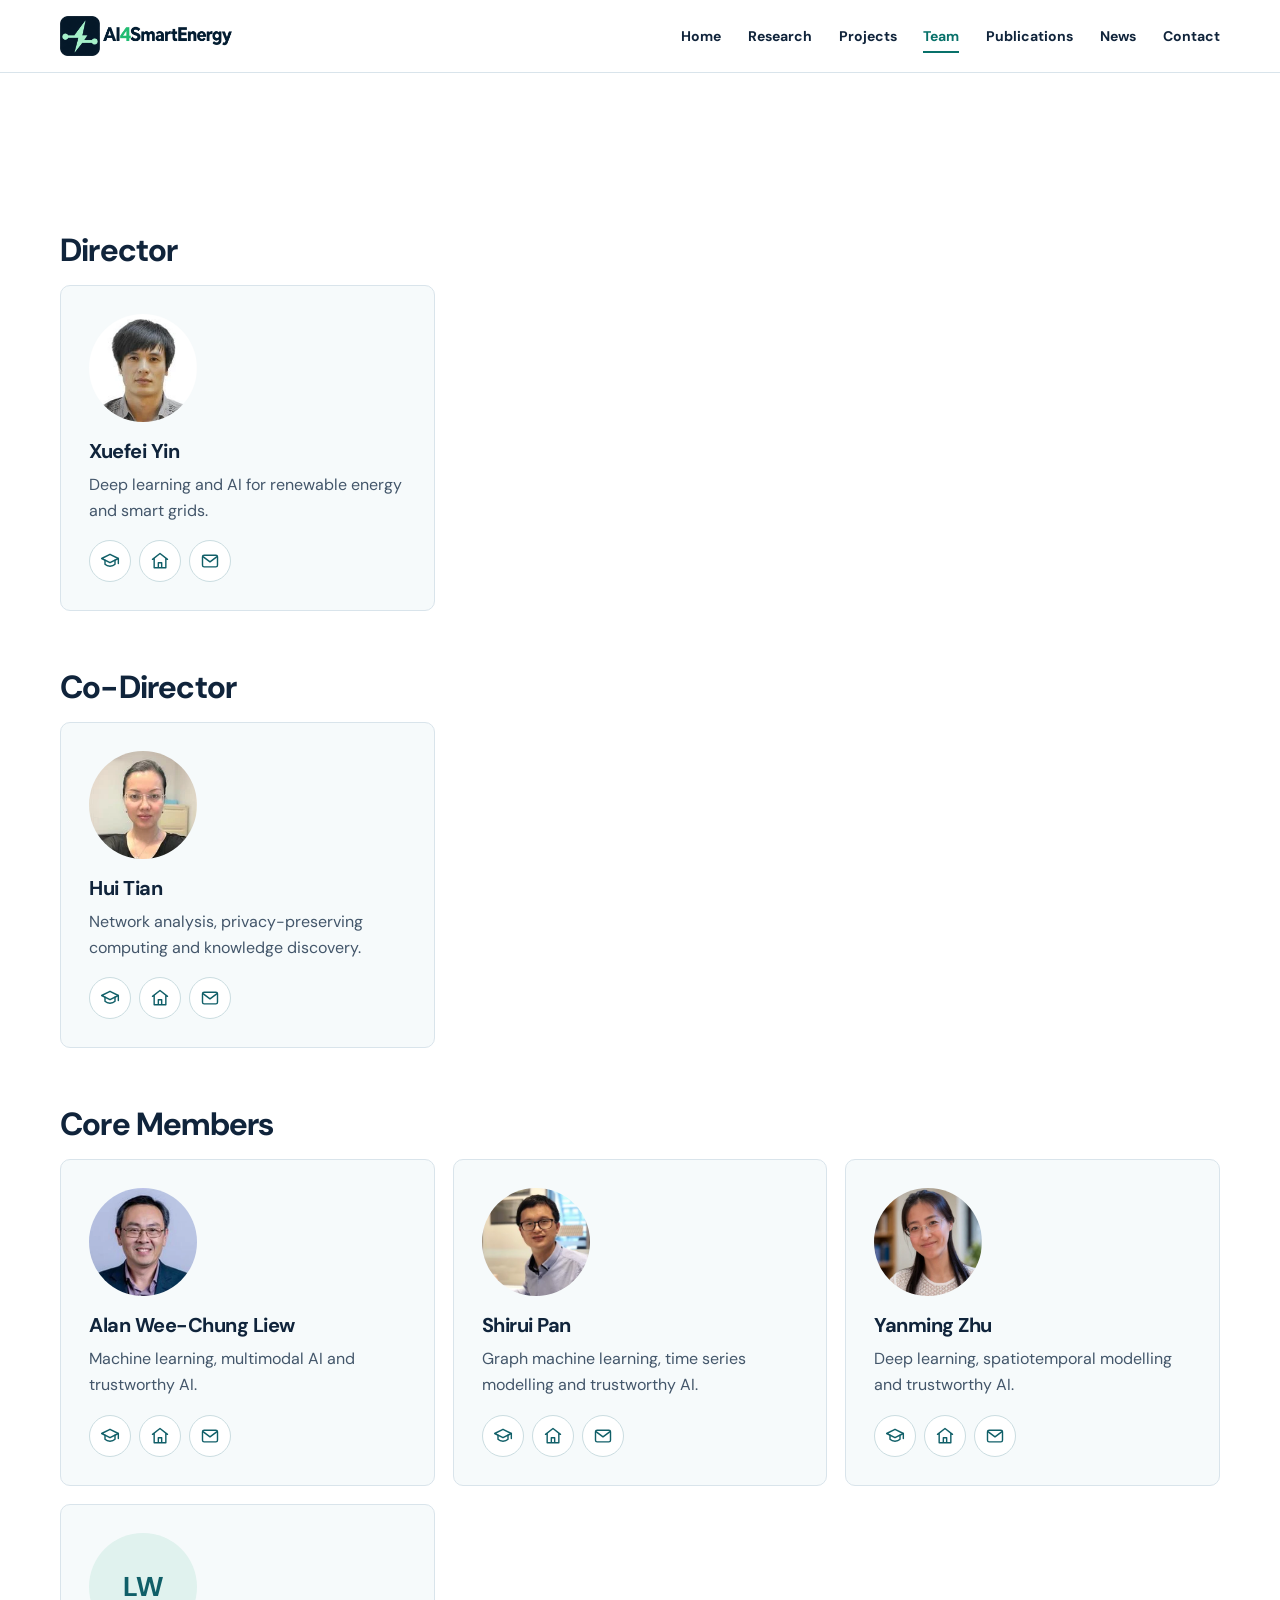
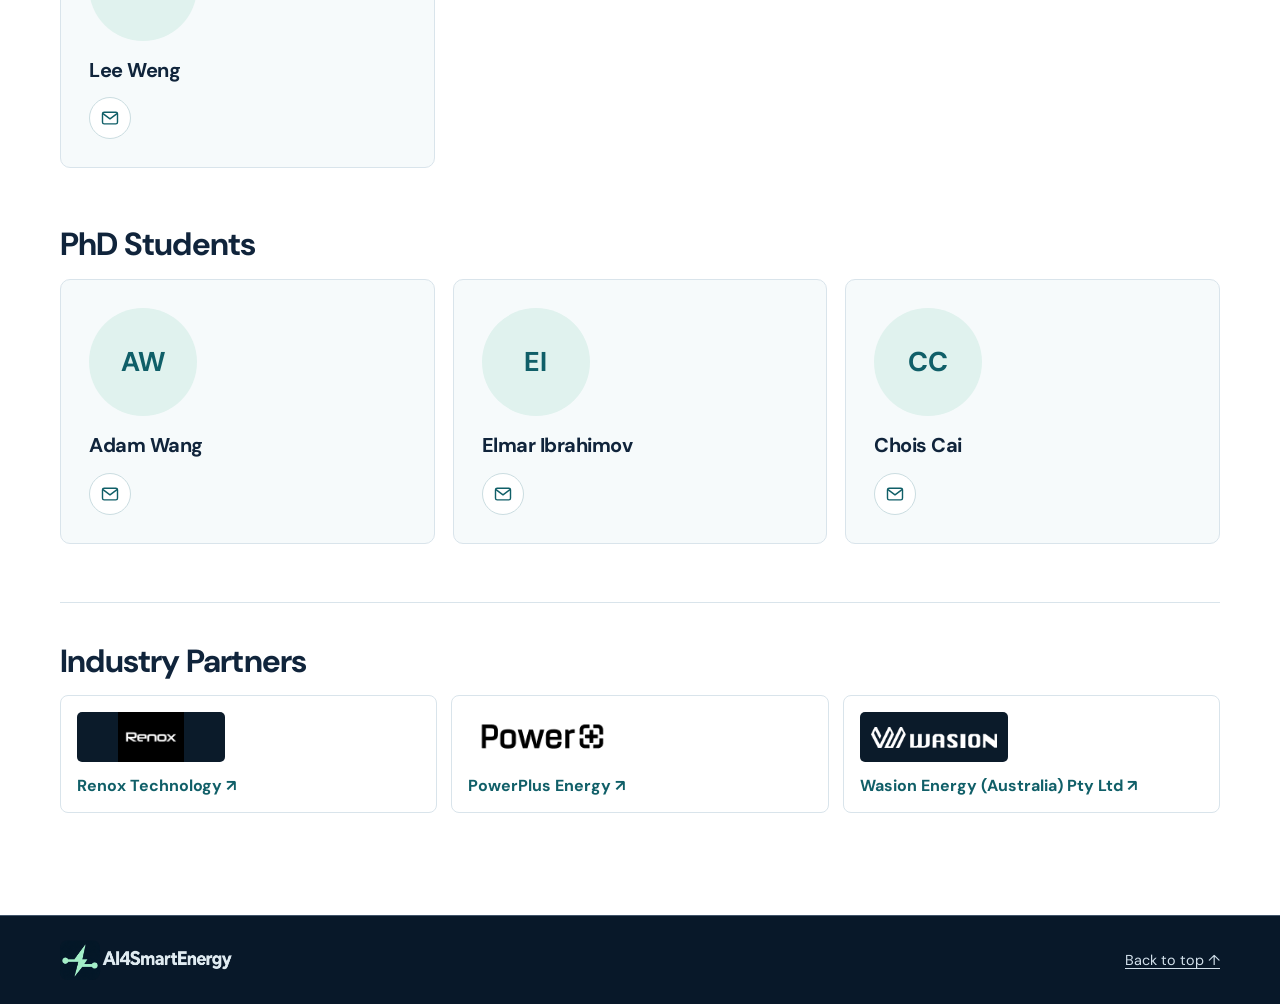
<file: team.html>
<!doctype html>
<html lang="en-AU">
<head>
  <meta charset="utf-8">
  <meta name="viewport" content="width=device-width, initial-scale=1">
  <meta name="description" content="AI4SmartEnergy Lab at Griffith University develops AI methods for smart grids, renewable energy and battery storage.">
  <title>Team | AI4SmartEnergy Lab</title>
  <link rel="preconnect" href="https://fonts.googleapis.com">
  <link rel="preconnect" href="https://fonts.gstatic.com" crossorigin>
  <link href="https://fonts.googleapis.com/css2?family=DM+Sans:wght@400;500;600;700&display=swap" rel="stylesheet">
  <link rel="stylesheet" href="styles.css">
  <script src="site.js" defer></script>
</head>
<body id="top">
<a class="skip" href="#main">Skip to content</a>
<header class="site-header">
  <div class="wrap header-inner">
    <a class="brand" href="index.html"><img src="assets/ai4smartgrids-logo.webp" width="840" height="152" alt="AI4SmartEnergy Lab"></a>
    <button class="menu" type="button" aria-controls="navigation" aria-expanded="false">Menu</button>
    <nav id="navigation" aria-label="Main navigation">
      <a href="index.html">Home</a>
      <a href="research.html">Research</a>
      <a href="projects.html">Projects</a>
      <a href="team.html" aria-current="page">Team</a>
      <a href="publications.html">Publications</a>
      <a href="news.html">News</a>
      <a href="contact.html">Contact</a>
    </nav>
  </div>
</header>
<main id="main" class="inner-page" tabindex="-1">
  <section id="team" class="section wrap" aria-labelledby="team-title">
    <!-- <h1 id="team-title">Team</h1> -->
    <section class="team-group" aria-labelledby="director-title">
      <h2 id="director-title">Director</h2>
      <div class="team-grid">
        <article class="member">
          <img class="team-avatar" src="assets/team/xuefei.webp" alt="" width="108" height="108">
          <h3>Xuefei Yin</h3>
          <p class="member-bio">Deep learning and AI for renewable energy and smart grids.</p>
          <div class="profile-links">
            <a href="https://scholar.google.com/citations?user=nH8310QAAAAJ" aria-label="Google Scholar for Xuefei Yin" title="Google Scholar"><svg viewBox="0 0 24 24" fill="none" stroke="currentColor" stroke-width="1.7" stroke-linecap="round" stroke-linejoin="round" aria-hidden="true"><path d="m2 9 10-5 10 5-10 5-10-5Z"/><path d="M6 11v5c3 3 9 3 12 0v-5M22 9v6"/></svg></a>
            <a href="https://experts.griffith.edu.au/40702-xuefei-yin" aria-label="Griffith Experts for Xuefei Yin" title="Griffith Experts"><svg viewBox="0 0 24 24" fill="none" stroke="currentColor" stroke-width="1.7" stroke-linecap="round" stroke-linejoin="round" aria-hidden="true"><path d="m3 10 9-7 9 7M5 9v11h14V9M10 20v-6h4v6"/></svg></a>
            <a href="mailto:x.yin@griffith.edu.au" aria-label="Email for Xuefei Yin" title="Email"><svg viewBox="0 0 24 24" fill="none" stroke="currentColor" stroke-width="1.7" stroke-linecap="round" stroke-linejoin="round" aria-hidden="true"><rect x="3" y="5" width="18" height="14" rx="2"/><path d="m4 7 8 6 8-6"/></svg></a>
          </div>
        </article>
      </div>
    </section>
    <section class="team-group" aria-labelledby="founder-and-co-director-title">
      <h2 id="founder-and-co-director-title">Co-Director</h2>
      <div class="team-grid">
        <article class="member">
          <img class="team-avatar" src="assets/team/hui.webp" alt="" width="108" height="108">
          <h3>Hui Tian</h3>
          <p class="member-bio">Network analysis, privacy-preserving computing and knowledge discovery.</p>
          <div class="profile-links">
            <a href="https://scholar.google.com/citations?user=pAg7CLAAAAAJ" aria-label="Google Scholar for Hui Tian" title="Google Scholar"><svg viewBox="0 0 24 24" fill="none" stroke="currentColor" stroke-width="1.7" stroke-linecap="round" stroke-linejoin="round" aria-hidden="true"><path d="m2 9 10-5 10 5-10 5-10-5Z"/><path d="M6 11v5c3 3 9 3 12 0v-5M22 9v6"/></svg></a>
            <a href="https://experts.griffith.edu.au/8285-hui-tian" aria-label="Griffith Experts for Hui Tian" title="Griffith Experts"><svg viewBox="0 0 24 24" fill="none" stroke="currentColor" stroke-width="1.7" stroke-linecap="round" stroke-linejoin="round" aria-hidden="true"><path d="m3 10 9-7 9 7M5 9v11h14V9M10 20v-6h4v6"/></svg></a>
            <a href="mailto:hui.tian@griffith.edu.au" aria-label="Email for Hui Tian" title="Email"><svg viewBox="0 0 24 24" fill="none" stroke="currentColor" stroke-width="1.7" stroke-linecap="round" stroke-linejoin="round" aria-hidden="true"><rect x="3" y="5" width="18" height="14" rx="2"/><path d="m4 7 8 6 8-6"/></svg></a>
          </div>
        </article>
      </div>
    </section>
    <section class="team-group" aria-labelledby="members-title">
      <h2 id="members-title">Core Members</h2>
      <div class="team-grid">
	          <article class="member">
          <img class="team-avatar" src="assets/team/alan.webp" alt="" width="108" height="108">
          <h3>Alan Wee-Chung Liew</h3>
          <p class="member-bio">Machine learning, multimodal AI and trustworthy AI.</p>
          <div class="profile-links">
            <a href="https://scholar.google.com/citations?user=CNgJ3LYAAAAJ" aria-label="Google Scholar for Alan Wee-Chung Liew" title="Google Scholar"><svg viewBox="0 0 24 24" fill="none" stroke="currentColor" stroke-width="1.7" stroke-linecap="round" stroke-linejoin="round" aria-hidden="true"><path d="m2 9 10-5 10 5-10 5-10-5Z"/><path d="M6 11v5c3 3 9 3 12 0v-5M22 9v6"/></svg></a>
            <a href="https://experts.griffith.edu.au/7401-alan-weechung-liew" aria-label="Griffith Experts for Alan Wee-Chung Liew" title="Griffith Experts"><svg viewBox="0 0 24 24" fill="none" stroke="currentColor" stroke-width="1.7" stroke-linecap="round" stroke-linejoin="round" aria-hidden="true"><path d="m3 10 9-7 9 7M5 9v11h14V9M10 20v-6h4v6"/></svg></a>
            <a href="mailto:a.liew@griffith.edu.au" aria-label="Email for Alan Wee-Chung Liew" title="Email"><svg viewBox="0 0 24 24" fill="none" stroke="currentColor" stroke-width="1.7" stroke-linecap="round" stroke-linejoin="round" aria-hidden="true"><rect x="3" y="5" width="18" height="14" rx="2"/><path d="m4 7 8 6 8-6"/></svg></a>
          </div>
        </article>
        <article class="member">
          <img class="team-avatar" src="assets/team/shirui.webp" alt="" width="108" height="108">
          <h3>Shirui Pan</h3>
          <p class="member-bio">Graph machine learning, time series modelling and trustworthy AI.</p>
          <div class="profile-links">
            <a href="https://scholar.google.com/citations?user=frWRJN4AAAAJ" aria-label="Google Scholar for Shirui Pan" title="Google Scholar"><svg viewBox="0 0 24 24" fill="none" stroke="currentColor" stroke-width="1.7" stroke-linecap="round" stroke-linejoin="round" aria-hidden="true"><path d="m2 9 10-5 10 5-10 5-10-5Z"/><path d="M6 11v5c3 3 9 3 12 0v-5M22 9v6"/></svg></a>
            <a href="https://experts.griffith.edu.au/37935-shirui-pan" aria-label="Griffith Experts for Shirui Pan" title="Griffith Experts"><svg viewBox="0 0 24 24" fill="none" stroke="currentColor" stroke-width="1.7" stroke-linecap="round" stroke-linejoin="round" aria-hidden="true"><path d="m3 10 9-7 9 7M5 9v11h14V9M10 20v-6h4v6"/></svg></a>
            <a href="mailto:s.pan@griffith.edu.au" aria-label="Email for Shirui Pan" title="Email"><svg viewBox="0 0 24 24" fill="none" stroke="currentColor" stroke-width="1.7" stroke-linecap="round" stroke-linejoin="round" aria-hidden="true"><rect x="3" y="5" width="18" height="14" rx="2"/><path d="m4 7 8 6 8-6"/></svg></a>
          </div>
        </article>
        <article class="member">
          <img class="team-avatar" src="assets/team/yanming.webp" alt="" width="108" height="108">
          <h3>Yanming Zhu</h3>
          <p class="member-bio">Deep learning, spatiotemporal modelling and trustworthy AI.</p>
          <div class="profile-links">
            <a href="https://scholar.google.com/citations?user=0T3mA3kAAAAJ" aria-label="Google Scholar for Yanming Zhu" title="Google Scholar"><svg viewBox="0 0 24 24" fill="none" stroke="currentColor" stroke-width="1.7" stroke-linecap="round" stroke-linejoin="round" aria-hidden="true"><path d="m2 9 10-5 10 5-10 5-10-5Z"/><path d="M6 11v5c3 3 9 3 12 0v-5M22 9v6"/></svg></a>
            <a href="https://experts.griffith.edu.au/41194-yanming-zhu" aria-label="Griffith Experts for Yanming Zhu" title="Griffith Experts"><svg viewBox="0 0 24 24" fill="none" stroke="currentColor" stroke-width="1.7" stroke-linecap="round" stroke-linejoin="round" aria-hidden="true"><path d="m3 10 9-7 9 7M5 9v11h14V9M10 20v-6h4v6"/></svg></a>
            <a href="mailto:yanming.zhu@griffith.edu.au" aria-label="Email for Yanming Zhu" title="Email"><svg viewBox="0 0 24 24" fill="none" stroke="currentColor" stroke-width="1.7" stroke-linecap="round" stroke-linejoin="round" aria-hidden="true"><rect x="3" y="5" width="18" height="14" rx="2"/><path d="m4 7 8 6 8-6"/></svg></a>
          </div>
        </article>
        
        <article class="member">
          <span class="team-avatar team-initials" aria-hidden="true">LW</span>
          <h3>Lee Weng</h3>
          <div class="profile-links">
            <a href="mailto:lee.weng@redx.com.au" aria-label="Email for Lee Weng" title="Email"><svg viewBox="0 0 24 24" fill="none" stroke="currentColor" stroke-width="1.7" stroke-linecap="round" stroke-linejoin="round" aria-hidden="true"><rect x="3" y="5" width="18" height="14" rx="2"/><path d="m4 7 8 6 8-6"/></svg></a>
          </div>
        </article>
      </div>
    </section>
    <section class="team-group" aria-labelledby="students-title">
      <h2 id="students-title">PhD Students</h2>
      <div class="team-grid">
        <article class="member">
          <span class="team-avatar team-initials" aria-hidden="true">AW</span>
          <h3>Adam Wang</h3>
          <div class="profile-links">
            <a href="mailto:xingyun.wang@griffithuni.edu.au" aria-label="Email for Adam Wang" title="Email"><svg viewBox="0 0 24 24" fill="none" stroke="currentColor" stroke-width="1.7" stroke-linecap="round" stroke-linejoin="round" aria-hidden="true"><rect x="3" y="5" width="18" height="14" rx="2"/><path d="m4 7 8 6 8-6"/></svg></a>
          </div>
        </article>
        <article class="member">
          <span class="team-avatar team-initials" aria-hidden="true">EI</span>
          <h3>Elmar Ibrahimov</h3>
          <div class="profile-links">
            <a href="mailto:elmar.ibrahimov@griffithuni.edu.au" aria-label="Email for Elmar Ibrahimov" title="Email"><svg viewBox="0 0 24 24" fill="none" stroke="currentColor" stroke-width="1.7" stroke-linecap="round" stroke-linejoin="round" aria-hidden="true"><rect x="3" y="5" width="18" height="14" rx="2"/><path d="m4 7 8 6 8-6"/></svg></a>
          </div>
        </article>
        <article class="member">
          <span class="team-avatar team-initials" aria-hidden="true">CC</span>
          <h3>Chois Cai</h3>
          <div class="profile-links">
            <a href="mailto:chois.cai@griffithuni.edu.au" aria-label="Email for Chois Cai" title="Email"><svg viewBox="0 0 24 24" fill="none" stroke="currentColor" stroke-width="1.7" stroke-linecap="round" stroke-linejoin="round" aria-hidden="true"><rect x="3" y="5" width="18" height="14" rx="2"/><path d="m4 7 8 6 8-6"/></svg></a>
          </div>
        </article>
      </div>
    </section>
    <section class="team-group industry-partners" aria-labelledby="partners-title">
      <h2 id="partners-title">Industry Partners</h2>
      <ul class="partner-list">
        <li><a href="https://renox.tech/smartenergyinnovationlab/"><span class="partner-logo partner-logo-dark"><img src="assets/partners/renox.webp" alt="" width="148" height="50" loading="lazy"></span><span>Renox Technology <span aria-hidden="true">↗</span></span></a></li>
        <li><a href="https://www.powerplus-energy.com.au/"><span class="partner-logo"><img src="assets/partners/powerplus.webp" alt="" width="148" height="50" loading="lazy"></span><span>PowerPlus Energy <span aria-hidden="true">↗</span></span></a></li>
        <li><a href="https://wasion.com.au/index.html"><span class="partner-logo partner-logo-dark"><img src="assets/partners/wasion.webp" alt="" width="148" height="50" loading="lazy"></span><span>Wasion Energy (Australia) Pty Ltd <span aria-hidden="true">↗</span></span></a></li>
      </ul>
    </section>
  </section>
</main>
<footer><div class="wrap footer-inner"><a class="footer-brand" href="index.html"><img src="assets/ai4smartgrids-logo.webp" width="840" height="152" alt="AI4SmartEnergy Lab"></a><a href="#top">Back to top ↑</a></div></footer>
</body>
</html>
</file>
<file: styles.css>
:root {
  --ink: #10243b;
  --muted: #43566a;
  --blue: #163f75;
  --navy: #081829;
  --mint: #a9f2d3;
  --line: #d9e4eb;
  --header: 72px;
  font-family: "DM Sans", system-ui, sans-serif;
  color: var(--ink);
  background: #fff;
  scroll-padding-top: calc(var(--header) + 16px);
  scroll-behavior: smooth;
}
*, *::before, *::after { box-sizing: border-box; }
body { margin: 0; padding-top: var(--header); min-height: 100dvh; display: flex; flex-direction: column; }
main { flex: 1; display: flex; flex-direction: column; }
main > section { flex: 1; }
.wrap { width: min(1160px, calc(100% - 72px)); margin-inline: auto; }
a { color: inherit; text-underline-offset: .22em; }
a:focus-visible, button:focus-visible { outline: 3px solid #14837e; outline-offset: 5px; }
.skip { position: fixed; z-index: 10; top: 8px; left: 8px; padding: 12px; background: white; transform: translateY(-180%); }
.skip:focus { transform: none; }
.site-header { position: fixed; z-index: 5; inset: 0 0 auto; background: #fff; border-bottom: 1px solid var(--line); }
.header-inner { display: flex; align-items: center; justify-content: space-between; gap: 22px; height: var(--header); }
.brand, .footer-brand { display: inline-flex; align-items: center; }
.brand img, .footer-brand img { display: block; width: clamp(154px, 21vw, 218px); height: auto; }
@supports (mask-image: url("assets/ai4smartgrids-logo.webp")) {
  .footer-brand { position: relative; }
  .footer-brand img { clip-path: inset(0 81% 0 0); }
  .footer-brand::after {
    content: "";
    position: absolute;
    inset: 0 0 0 19%;
    background: #e2edf3;
    mask: url("assets/ai4smartgrids-logo.webp") right center / calc(100% / .81) 100% no-repeat;
    pointer-events: none;
  }
}
@supports not (mask-image: url("assets/ai4smartgrids-logo.webp")) {
  .footer-brand img { filter: brightness(0) invert(1); }
}
.footer-inner { align-items: center; }
#navigation { display: flex; align-items: center; gap: clamp(13px, 2.1vw, 29px); }
#navigation a { position: relative; font-size: 14px; font-weight: 700; text-decoration: none; white-space: nowrap; }
#navigation a:hover, #navigation a[aria-current] { color: #08716a; }
#navigation a[aria-current]::after { content: ""; position: absolute; inset: auto 0 -8px; height: 2px; background: currentColor; }
.menu { display: none; }
.hero { color: white; background: linear-gradient(90deg, #081829 0%, #081829ed 27%, #0818298a 65%, #08182938), #102b49 url("assets/grid-home.webp") center 56% / cover no-repeat; }
.hero-inner { min-height: 620px; display: flex; flex-direction: column; align-items: flex-start; justify-content: center; padding-block: 80px; }
.institution, .kicker { font-size: .76rem; font-weight: 700; letter-spacing: .1em; text-transform: uppercase; }
.institution { color: #c8eee5; display: flex; align-items: center; gap: 12px; }
.institution span { width: 4px; height: 4px; border-radius: 50%; background: var(--mint); }
h1, h2, h3 { font-family: inherit; font-weight: 700; line-height: 1.14; letter-spacing: -.025em; }
.hero h1 { font-size: clamp(2.75rem, 6.1vw, 5.75rem); margin: 10px 0 19px; }
h1 em { color: var(--mint); font-style: normal; }
.inner-page h1 { font-size: clamp(2.2rem, 4.3vw, 3.4rem); margin: 0 0 18px; }
h3 { font-size: 1.43rem; margin: 0 0 10px; }
p { line-height: 1.65; }
.intro { max-width: 480px; font-size: clamp(1.05rem, 2vw, 1.25rem); margin: 0 0 27px; color: #e2edf3; }
.actions { display: flex; flex-wrap: wrap; gap: 12px; }
.button { text-decoration: none; display: inline-flex; align-items: center; gap: 20px; padding: 12px 17px; border: 1px solid transparent; border-radius: 6px; background: var(--mint); color: var(--navy); font-weight: 700; }
.button:hover { background: white; color: var(--navy); }
.outline { background: #08182970; border-color: #b9cfdf; color: white; }
.section { padding-block: clamp(58px, 8vw, 104px); }
.section-intro { font-size: 1.12rem; max-width: 600px; margin: 0 0 30px; }
.section p { color: var(--muted); }
.research-heading { background: var(--navy); color: white; padding-block: clamp(46px, 7vw, 86px); }
.research-heading p { max-width: 680px; color: #deeaf1; font-size: clamp(1.05rem, 2vw, 1.25rem); margin: 0; }
.research-programme { padding-bottom: clamp(56px, 8vw, 96px); }
.research-index { display: block; position: static; max-height: none; overflow: visible; padding: 0; background: transparent; border: 0; }
.research-index ul { display: flex; flex-wrap: wrap; gap: 4px 26px; margin: 0; padding: 16px 0; list-style: none; }
.research-index a { display: inline-block; padding: 8px 0; color: #105f68; white-space: normal; }
.research-index a:hover { text-decoration: underline; }
.research-index span { margin-left: 4px; }
.research-topic { display: grid; grid-template-columns: minmax(0, 1fr) minmax(0, 1.85fr); gap: clamp(24px, 6vw, 90px); padding-block: clamp(30px, 5vw, 58px); border-top: 1px solid var(--line); }
.research-topic h2 { max-width: 350px; margin: 0; font-size: clamp(1.5rem, 3vw, 2.3rem); }
.research-topic-image { display: block; width: min(100%, 240px); height: auto; aspect-ratio: 3 / 2; object-fit: cover; margin-top: 16px; border-radius: 8px; background: #eef5f7; }
.research-detail { max-width: 670px; color: var(--muted); }
.research-detail p { margin: 0; }
.research-detail .research-question { color: var(--ink); font-size: 1.12rem; font-weight: 600; line-height: 1.55; }
.research-detail ul { margin: 15px 0; padding-left: 1.2rem; line-height: 1.65; }
.research-detail li + li { margin-top: 8px; }
.research-detail li::marker { color: #08716a; }
.research-detail strong { color: var(--ink); }
.research-partnership { border-top: 2px solid #178276; padding-bottom: 0; }
.research-partnership p { margin-bottom: 12px; }
.project-section { background: #eef5f7; }
.project { display: grid; grid-template-columns: 1fr 1fr; overflow: hidden; border-radius: 12px; background: #102641; color: white; margin-top: 29px; }
.project-funding { grid-template-columns: 1fr; }
.project-image { min-height: 310px; background: #163554 url("assets/grid-hero.webp") right center / cover; }
.project-content { padding: clamp(26px, 5vw, 62px); align-self: center; }
.project-content h3 { font-size: clamp(1.8rem, 3vw, 2.9rem); }
.section .project-content p { color: #d4e2ed; }
.section .project-content .kicker, .project-content a { color: var(--mint); }
.text-link { color: #105f68; font-weight: 700; }
.team-group { margin-top: clamp(30px, 5vw, 58px); }
.industry-partners { border-top: 1px solid var(--line); padding-top: clamp(24px, 4vw, 40px); }
.partner-list { display: grid; grid-template-columns: repeat(auto-fit, minmax(min(100%, 235px), 1fr)); gap: 14px; padding: 0; margin: 0; list-style: none; }
.partner-list a { display: flex; flex-direction: column; justify-content: center; gap: 13px; height: 100%; padding: 16px; border: 1px solid var(--line); border-radius: 8px; color: #105f68; font-weight: 700; text-decoration: none; }
.partner-list a:hover { border-color: #105f68; text-decoration: underline; }
.partner-list img { width: 148px; height: 50px; object-fit: contain; object-position: left center; }
.team-group h2 { font-size: clamp(1.45rem, 3vw, 2rem); margin: 0 0 16px; }
.team-grid { display: grid; grid-template-columns: repeat(3, minmax(0, 1fr)); gap: 18px; }
.member { padding: clamp(18px, 3vw, 28px); border: 1px solid var(--line); border-radius: 10px; background: #f6fafb; display: flex; flex-direction: column; align-items: flex-start; }
.team-avatar { display: block; width: 108px; height: 108px; border-radius: 50%; object-fit: cover; margin-bottom: 18px; }
.team-initials { display: grid; place-items: center; background: #e0f2ee; color: #105f68; font-size: 1.7rem; font-weight: 700; }
.member h3 { margin: 0; font-size: 1.25rem; }
.section .member-role { margin: 5px 0 0; color: #105f68; font-size: .9rem; font-weight: 700; }
.member-bio { margin: 9px 0 0; }
.section .kicker { color: #11665d; margin: 0 0 10px; }
.profile-links { display: flex; flex-wrap: wrap; gap: 8px; margin-top: auto; padding-top: 16px; }
.profile-links a { display: grid; place-items: center; width: 42px; height: 42px; border-radius: 50%; border: 1px solid #cbdde1; color: #105f68; background: white; }
.profile-links a:hover { background: #e0f2ee; border-color: #105f68; }
.profile-links svg { width: 20px; height: 20px; }
.entry { max-width: 760px; }
.entry { border-top: 1px solid #adbeca; padding-top: 20px; }
.footer-inner { display: flex; justify-content: space-between; gap: 24px; flex-wrap: wrap; }
.contact-details { display: grid; grid-template-columns: repeat(auto-fit, minmax(min(100%, 285px), 1fr)); gap: 26px 48px; margin-top: 35px; max-width: 850px; }
.contact-details section { padding-top: 20px; border-top: 1px solid var(--line); }
.contact-details h2 { font-size: 1.4rem; margin: 0 0 10px; }
.contact-details address { color: var(--muted); font-style: normal; line-height: 1.65; }
.contact-details p { margin: 0 0 12px; }
.contact-details section[aria-labelledby="contact-enquiries"] { grid-column: 1 / -1; }
.contact-form { display: grid; gap: 14px; max-width: 740px; }
.contact-form label { display: grid; gap: 6px; font-weight: 600; }
.contact-form label:first-child { max-width: 375px; }
.contact-form input, .contact-form textarea { width: 100%; padding: 10px 12px; border: 1px solid #9aabb8; border-radius: 5px; color: var(--ink); background: white; font: inherit; font-weight: 400; }
.contact-form textarea { resize: vertical; }
.contact-form :is(input, textarea):focus-visible { outline: 2px solid #14837e; outline-offset: 2px; }
.contact-form .button { justify-self: start; border-color: #105f68; background: #105f68; color: white; font: inherit; font-weight: 700; cursor: pointer; }
.contact-form .button:hover { background: var(--navy); }
footer { background: var(--navy); color: #d2e0eb; border-top: 1px solid #40546a; padding: 24px 0; font-size: .9rem; }
@media (max-width: 880px) {
  .wrap { width: calc(100% - 40px); }
  .team-grid { grid-template-columns: repeat(2, minmax(0, 1fr)); }
  .js .menu { display: block; border: 1px solid var(--line); background: white; color: var(--ink); padding: 8px 13px; border-radius: 6px; font: inherit; font-weight: 700; cursor: pointer; }
  .js #navigation { display: none; }
  .js #navigation.open, #navigation { display: grid; gap: 0; position: absolute; top: 100%; inset-inline: 0; background: white; padding: 6px 20px 14px; border-bottom: 1px solid var(--line); max-height: calc(100dvh - var(--header)); overflow: auto; }
  #navigation a { padding: 8px 0; }
  #navigation a[aria-current]::after { inset: auto auto 1px 0; width: 24px; }
  html:not(.js) { --header: 72px; scroll-padding-top: 340px; }
  html:not(.js) body { padding-top: 332px; }
}
@media (max-width: 640px) {
  :root { --header: 64px; }
  .hero { background-position: 63% center; }
  .hero-inner { min-height: 540px; padding-block: 65px; }
  .project, .team-grid { grid-template-columns: 1fr; }
  .research-topic { grid-template-columns: 1fr; gap: 13px; }
  .project-image { min-height: 205px; }
}
@media (prefers-reduced-motion: reduce) { :root { scroll-behavior: auto; } }

.publication-download { margin-bottom: 25px; }
.publication-list { display: grid; gap: 24px; }
.publication-list h2 { font-size: clamp(1.15rem, 2vw, 1.4rem); margin: 0; }
.publication-list p { margin-block: 8px; }
#publications-bibbase:has(.bibbase_paper) + .publication-list { display: none; }

.partner-logo { display: grid; place-items: center; width: 148px; height: 50px; border-radius: 5px; background: #fff; }
.partner-logo-dark { background: #0b1b2a; }
.partner-logo img { width: 126px; height: 40px; object-position: center; }
.partner-logo img[src$="/renox.webp"] { transform: scale(1.65); }
.partner-logo { overflow: hidden; }

.home-about { display: grid; grid-template-columns: minmax(0, 1.6fr) minmax(0, 1fr); gap: clamp(24px, 7vw, 88px); }
.home-about h2, .home-industry h2 { margin: 0 0 15px; font-size: clamp(1.8rem, 3.5vw, 2.65rem); }
.home-about p { max-width: 620px; }
.home-focus { border-top: 2px solid #178276; padding-top: 16px; }
.home-focus ul { margin: 0; padding: 0; list-style: none; }
.home-focus li { border-bottom: 1px solid var(--line); }
.home-focus a { display: block; padding: 10px 0; color: #105f68; font-weight: 600; }
.home-industry { background: #eef5f7; padding-block: clamp(32px, 5vw, 56px); }
.home-industry-inner { display: flex; align-items: center; justify-content: space-between; flex-wrap: wrap; gap: 16px 36px; }
.home-industry p { max-width: 720px; margin: 0; color: var(--muted); }
.home-industry .home-ministerial { margin: 16px 0 9px; }
.home-ministerial strong { color: var(--ink); }
@media (max-width: 700px) {
  .home-about { grid-template-columns: 1fr; }
}

.collaboration-gallery { position: relative; flex: 0 0 100%; min-width: 0; }
.collaboration-slides { aspect-ratio: 1.9; max-height: 540px; overflow: hidden; border-radius: 10px; background: var(--navy); }
.collaboration-slides img { display: block; width: 100%; height: 100%; object-fit: contain; }
.collaboration-gallery [hidden] { display: none; }
.collaboration-controls button { position: absolute; top: 50%; transform: translateY(-50%); display: grid; place-items: center; width: 44px; height: 44px; padding: 0 0 3px; border: 1px solid #ffffff66; border-radius: 50%; background: #081829c9; color: white; font: 1.85rem/1 system-ui, sans-serif; cursor: pointer; }
.collaboration-controls button:hover, .collaboration-controls button:focus-visible { background: var(--navy); }
.collaboration-controls [data-previous] { left: clamp(8px, 2vw, 20px); }
.collaboration-controls [data-next] { right: clamp(8px, 2vw, 20px); }
</file>
